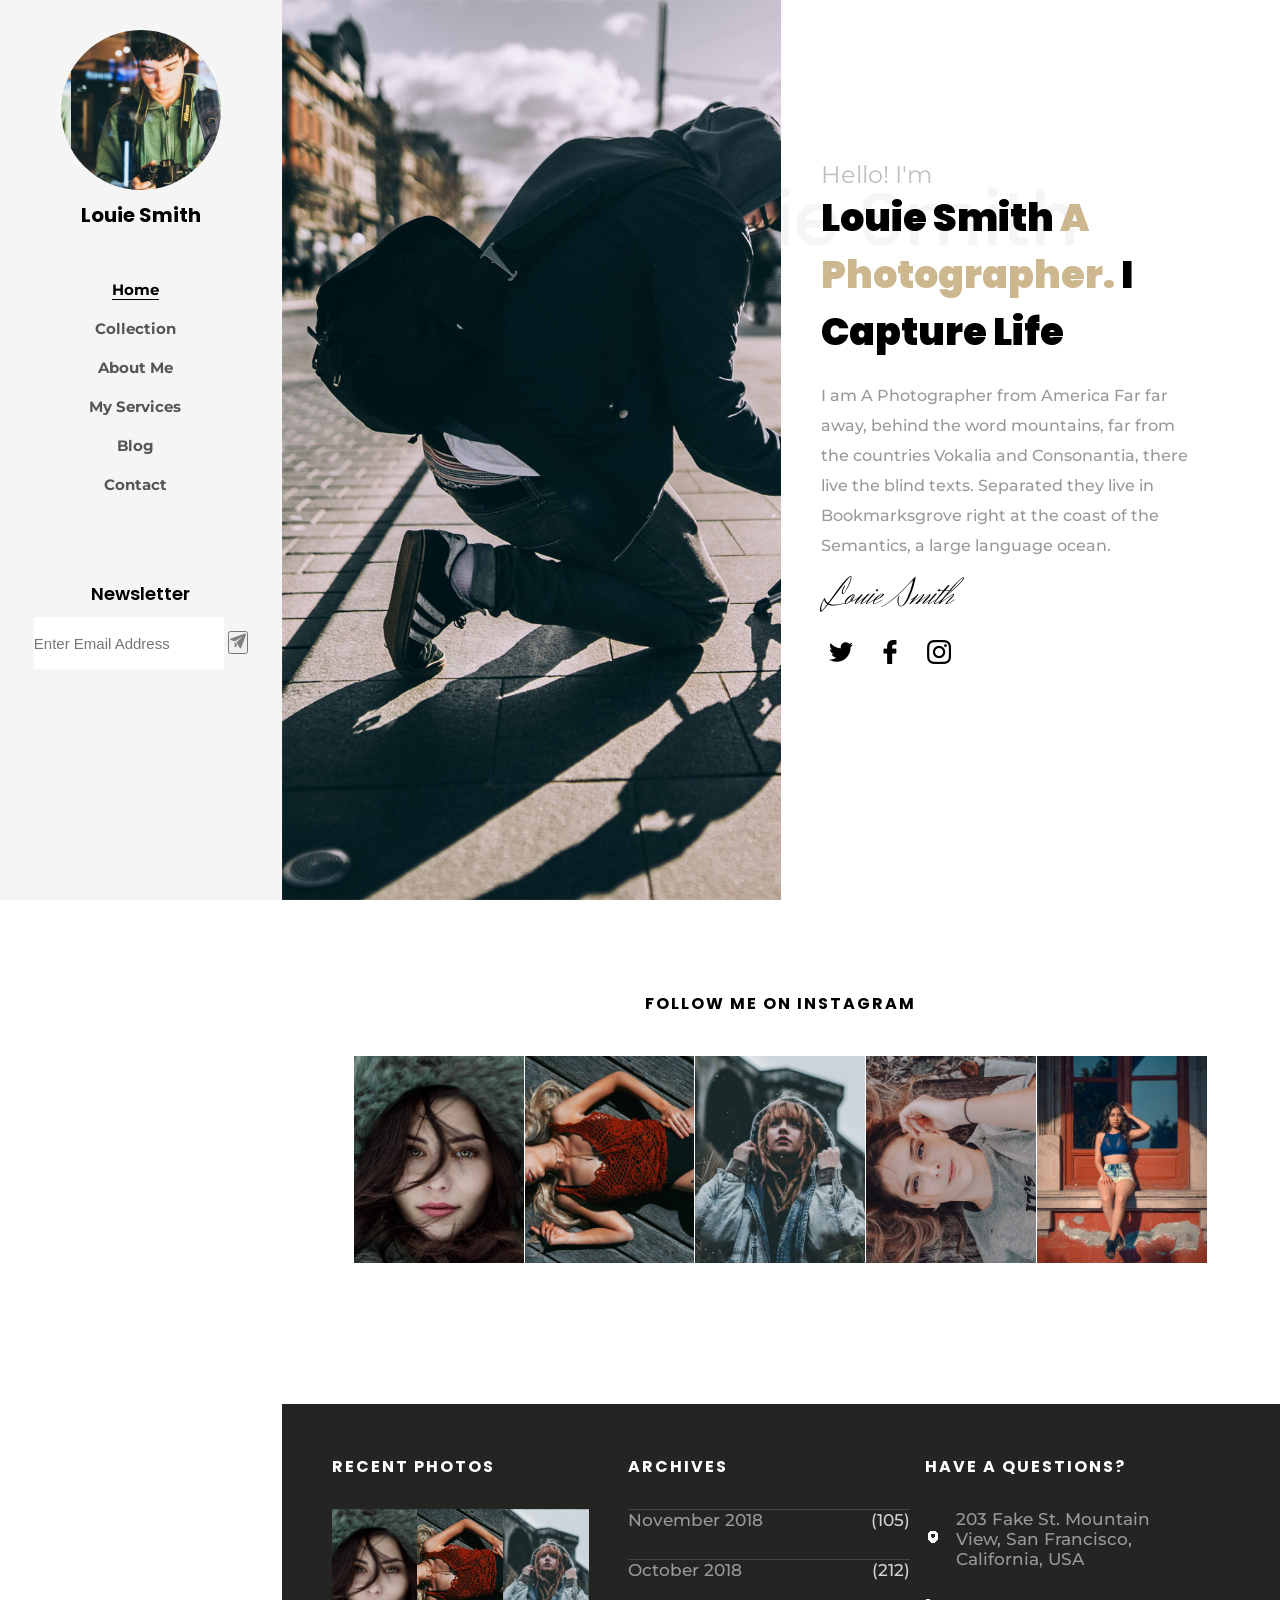
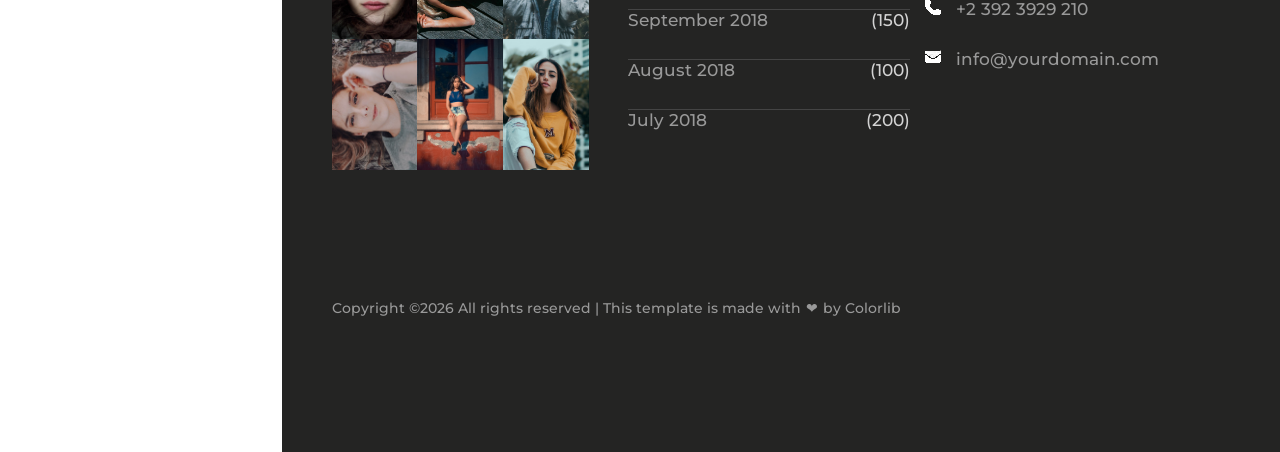
<file: index.html>
<!DOCTYPE html>
<html lang="en">

<head>
    <link rel="preconnect" href="https://fonts.googleapis.com">
    <link rel="preconnect" href="https://fonts.gstatic.com" crossorigin>
    <link href="https://fonts.googleapis.com/css2?family=Herr+Von+Muellerhoff&display=swap" rel="stylesheet">
    <link rel="preconnect" href="https://fonts.googleapis.com">
    <link rel="preconnect" href="https://fonts.gstatic.com" crossorigin>
    <link href="https://fonts.googleapis.com/css2?family=Montserrat:ital,wght@0,100..900;1,100..900&display=swap"
        rel="stylesheet">
    <link rel="preconnect" href="https://fonts.googleapis.com">
    <link rel="preconnect" href="https://fonts.gstatic.com" crossorigin>
    <link href="https://fonts.googleapis.com/css2?family=Poppins:wght@700&display=swap" rel="stylesheet">
    <meta charset="UTF-8">
    <meta name="viewport" content="width=device-width, initial-scale=1.0">
    <title>Louie Smith</title>
    <link rel="icon" href="img/mode-portrait.png" type="image/png">
    <link rel="stylesheet" href="style.css">
</head>

<body>
    <header>
        <div class="imgauth">
        </div>
        <h2 href="">Louie Smith</h2>
        <nav>
            <ul>
                <li><a class="home" href="index.html">Home</a></li>
                <li><a class="collection" href="collection.html">Collection</a></li>
                <li><a class="about" href="aboutme.html">About Me</a></li>
                <li><a class="services" href="services.html">My Services</a></li>
                <li><a class="blog" href="blog.html">Blog</a></li>
                <li><a class="contact" href="contact.html">Contact</a></li>
            </ul>

            <div class="newsle">
                <h3>Newsletter</h3>
                <form action="">
                    <input type="email" placeholder="Enter Email Address">
                    <button type="submit"></button>
                </form>
            </div>
        </nav>
    </header>
    <div class="content">
        <section>
            <div class="imglouie">
            </div>
            <div class="textlouie">
                <h2>Hello! I'm</h2>
                <h4>Louie Smith</h4>
                <h1>Louie Smith <span class="h1a">A Photographer.</span> I Capture Life</h1>
                <p>I am A Photographer from America Far far away, behind the word mountains, far from the countries
                    Vokalia and Consonantia, there live the blind texts. Separated they live in Bookmarksgrove right at
                    the coast of the Semantics, a large language ocean.</p>
                <h3>Louie Smith</h3>
                <a href="#"><span class="twitter"></span>
                </a><a href="#"><span class="facebook"></span>
                </a><a href="#"><span class="instagram"></span></a>
            </div>
            <div class="instaphotos">
                <h1>FOLLOW ME ON INSTAGRAM</h1>
                <div class="photos">
                    <div class="img1">
                    </div>
                    <div class="img2">
                    </div>
                    <div class="img3">
                    </div>
                    <div class="img4">
                    </div>
                    <div class="img5">
                    </div>
                </div>
            </div>
        </section>
        <footer>
            <div class="recentphotos">
                <h1>RECENT PHOTOS</h1>
                <div class="rimage1"></div>
                <div class="rimage2"></div>
                <div class="rimage3"></div>
                <div class="rimage4"></div>
                <div class="rimage5"></div>
                <div class="rimage6"></div>
            </div>
            <div class="archives">
                <h1>ARCHIVES</h1>
                <a class="nov" href="">
                    <span>November 2018</span> <span class="nb">(105)</span>
                </a>
                <a class="oct" href="">
                    <span>October 2018</span> <span class="nb">(212)</span>
                </a>
                <a class="sep" href="">
                    <span>September 2018</span> <span class="nb">(150)</span>
                </a>
                <a class="aug" href="">
                    <span>August 2018</span> <span class="nb">(100)</span>
                </a>
                <a class="jul" href="">
                    <span>July 2018</span> <span class="nb">(200)</span>
                </a>
            </div>
            <div class="havequestion">
                <h1>HAVE A QUESTIONS?</h1>
                <div class="item">
                    <span class="loc"></span>
                    <p>203 Fake St. Mountain View, San Francisco, California, USA</p>
                </div>
                <div class="item">
                    <span class="phone"></span>
                    <p>+2 392 3929 210</p>
                </div>
                <div class="item">
                    <span class="email"></span>
                    <p>info@yourdomain.com</p>
                </div>
            </div>
            <p class="copy">Copyright ©2026 All rights reserved | This template is made with <span></span> by Colorlib</p>
        </footer>
    </div>
</body>

</html>
</file>
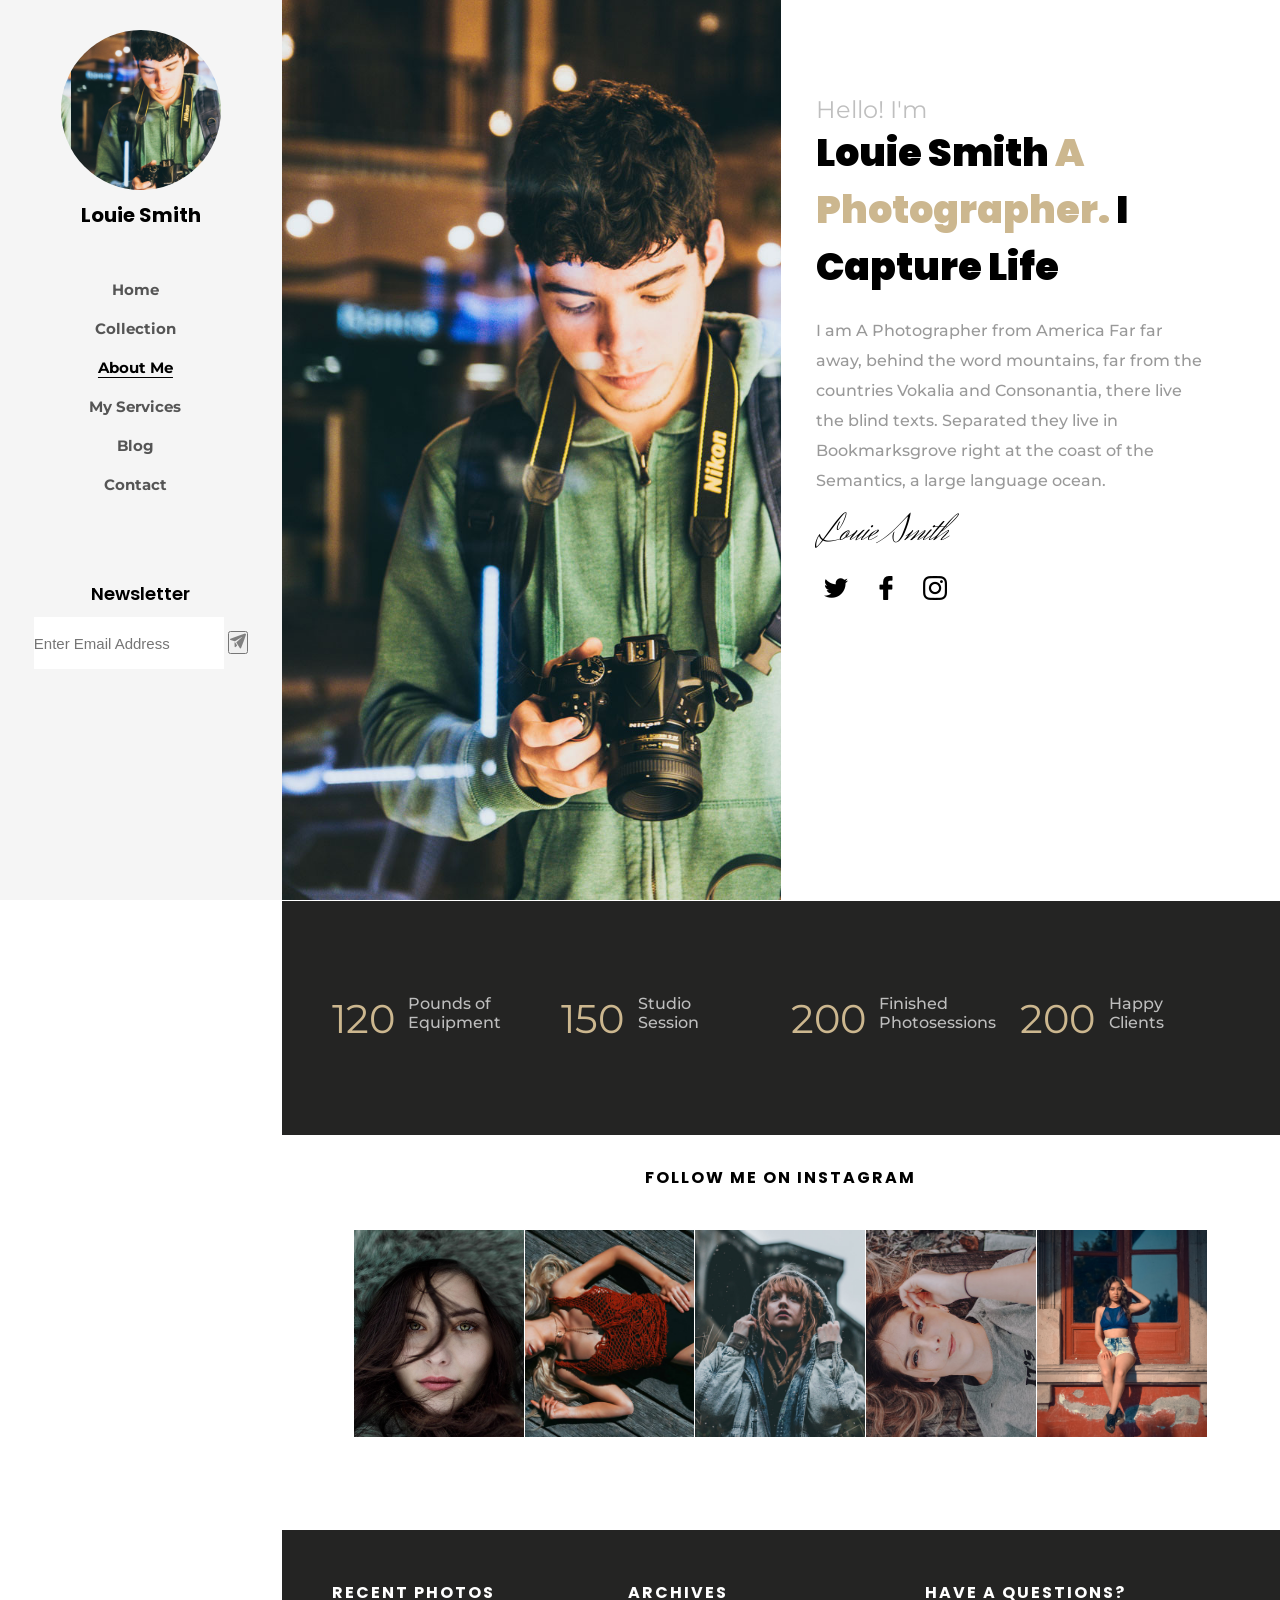
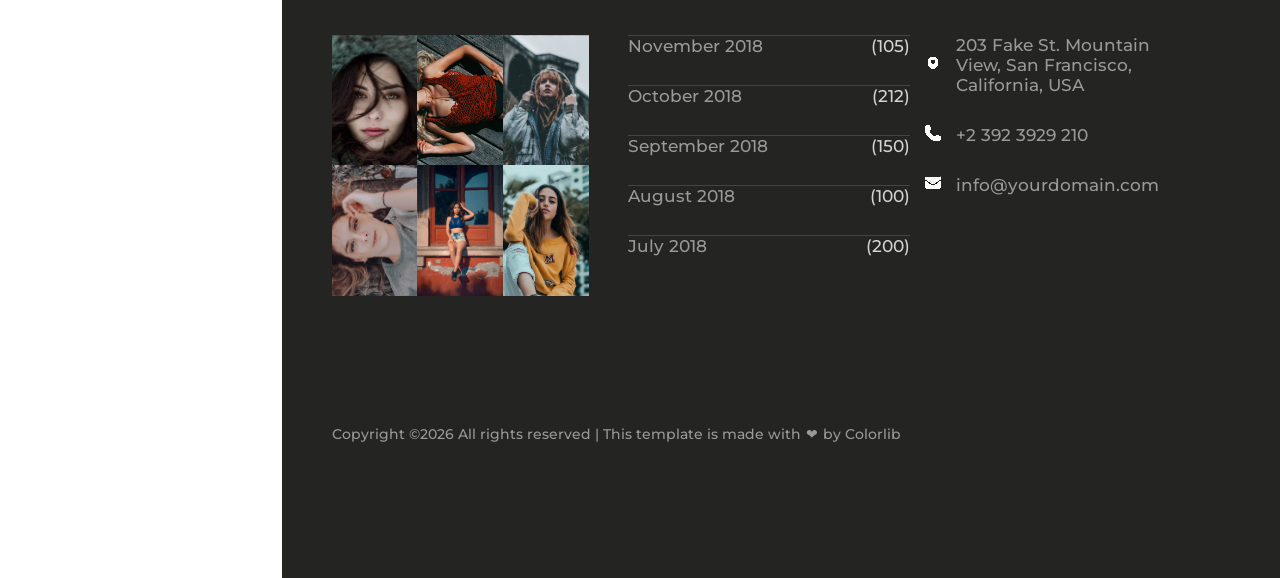
<file: aboutme.html>
<!DOCTYPE html>
<html lang="en">

<head>
    <link rel="preconnect" href="https://fonts.googleapis.com">
    <link rel="preconnect" href="https://fonts.gstatic.com" crossorigin>
    <link href="https://fonts.googleapis.com/css2?family=Herr+Von+Muellerhoff&display=swap" rel="stylesheet">
    <link rel="preconnect" href="https://fonts.googleapis.com">
    <link rel="preconnect" href="https://fonts.gstatic.com" crossorigin>
    <link href="https://fonts.googleapis.com/css2?family=Montserrat:ital,wght@0,100..900;1,100..900&display=swap"
        rel="stylesheet">
    <link rel="preconnect" href="https://fonts.googleapis.com">
    <link rel="preconnect" href="https://fonts.gstatic.com" crossorigin>
    <link href="https://fonts.googleapis.com/css2?family=Poppins:wght@700&display=swap" rel="stylesheet">
    <meta charset="UTF-8">
    <meta name="viewport" content="width=device-width, initial-scale=1.0">
    <title>Louie Smith</title>
    <link rel="icon" href="img/mode-portrait.png" type="image/png">
    <link rel="stylesheet" href="aboutme.css">
</head>

<body>
    <header>
        <div class="imgauth">
        </div>
        <h2 href="">Louie Smith</h2>
        <nav>
            <ul>
                <li><a class="home" href="index.html">Home</a></li>
                <li><a class="collection" href="collection.html">Collection</a></li>
                <li><a class="about" href="aboutme.html">About Me</a></li>
                <li><a class="services" href="services.html">My Services</a></li>
                <li><a class="blog" href="blog.html">Blog</a></li>
                <li><a class="contact" href="contact.html">Contact</a></li>
            </ul>

            <div class="newsle">
                <h3>Newsletter</h3>
                <form action="">
                    <input type="email" placeholder="Enter Email Address">
                    <button type="submit"></button>
                </form>
            </div>
        </nav>
    </header>
    <div class="content">
        <section>
            <div class="imglouie">
            </div>
            <div class="textlouie">
                <h2>Hello! I'm</h2>
                <h1>Louie Smith <span class="h1a">A Photographer.</span> I Capture Life</h1>
                <p>I am A Photographer from America Far far away, behind the word mountains, far from the countries
                    Vokalia and Consonantia, there live the blind texts. Separated they live in Bookmarksgrove right at
                    the coast of the Semantics, a large language ocean.</p>
                <h3>Louie Smith</h3>
                <a href="#"><span class="twitter"></span>
                </a><a href="#"><span class="facebook"></span>
                </a><a href="#"><span class="instagram"></span></a>
            </div>
            <div class="numbers">
                <div class="num1">
                    <h1>120</h1>
                    <p>Pounds of Equipment</p>
                </div>
                <div class="num2">
                    <h1>150</h1>
                    <p>Studio Session</p>
                </div>
                <div class="num3">
                    <h1>200</h1>
                    <p>Finished Photosessions</p>
                </div>
                <div class="num4">
                    <h1>200</h1>
                    <p>Happy Clients</p>
                </div>
            </div>
            <div class="instaphotos">
                <h1>FOLLOW ME ON INSTAGRAM</h1>
                <div class="photos">
                    <div class="img1">
                    </div>
                    <div class="img2">
                    </div>
                    <div class="img3">
                    </div>
                    <div class="img4">
                    </div>
                    <div class="img5">
                    </div>
                </div>
            </div>
        </section>
        <footer>
            <div class="recentphotos">
                <h1>RECENT PHOTOS</h1>
                <div class="rimage1"></div>
                <div class="rimage2"></div>
                <div class="rimage3"></div>
                <div class="rimage4"></div>
                <div class="rimage5"></div>
                <div class="rimage6"></div>
            </div>
            <div class="archives">
                <h1>ARCHIVES</h1>
                <a class="nov" href="">
                    <span>November 2018</span> <span class="nb">(105)</span>
                </a>
                <a class="oct" href="">
                    <span>October 2018</span> <span class="nb">(212)</span>
                </a>
                <a class="sep" href="">
                    <span>September 2018</span> <span class="nb">(150)</span>
                </a>
                <a class="aug" href="">
                    <span>August 2018</span> <span class="nb">(100)</span>
                </a>
                <a class="jul" href="">
                    <span>July 2018</span> <span class="nb">(200)</span>
                </a>
            </div>
            <div class="havequestion">
                <h1>HAVE A QUESTIONS?</h1>
                <div class="item">
                    <span class="loc"></span>
                    <p>203 Fake St. Mountain View, San Francisco, California, USA</p>
                </div>
                <div class="item">
                    <span class="phone"></span>
                    <p>+2 392 3929 210</p>
                </div>
                <div class="item">
                    <span class="email"></span>
                    <p>info@yourdomain.com</p>
                </div>
            </div>
            <p class="copy">Copyright ©2026 All rights reserved | This template is made with <span></span> by Colorlib</p>
        </footer>
    </div>
</body>

</html>
</file>
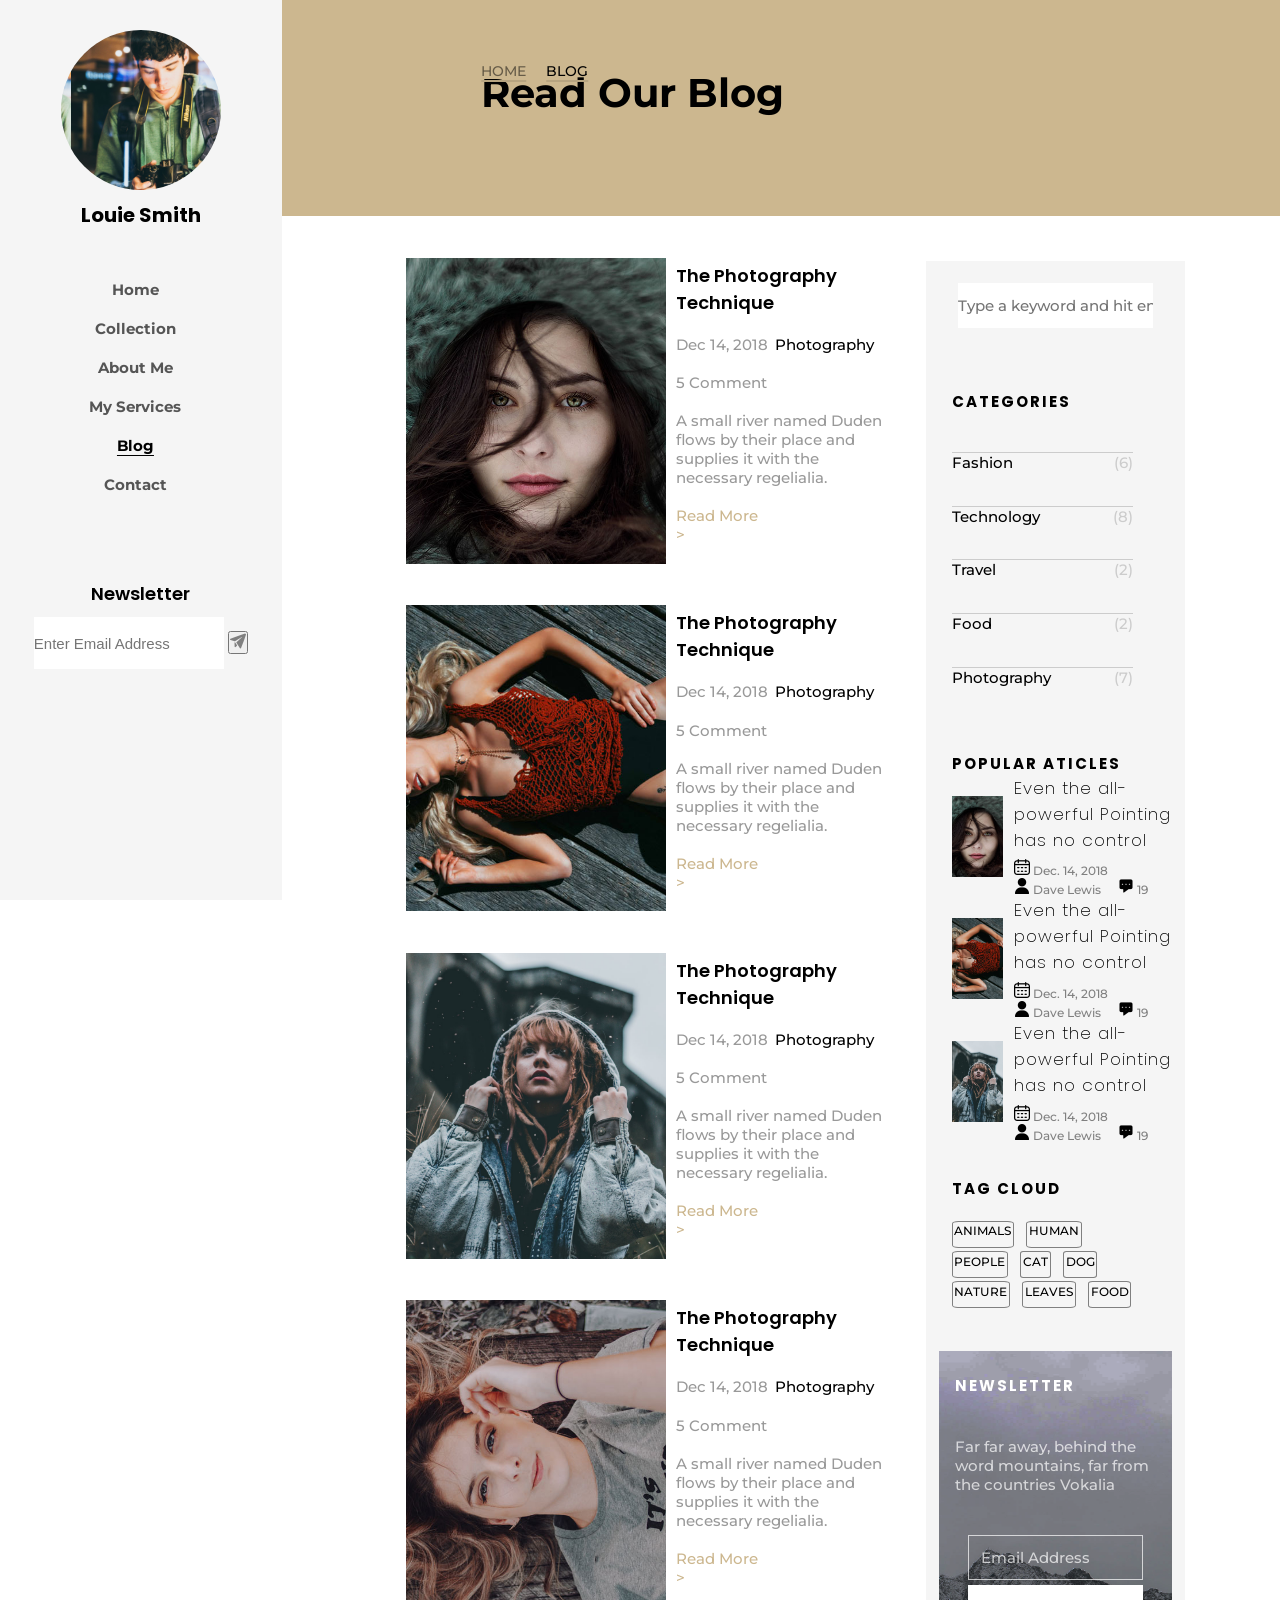
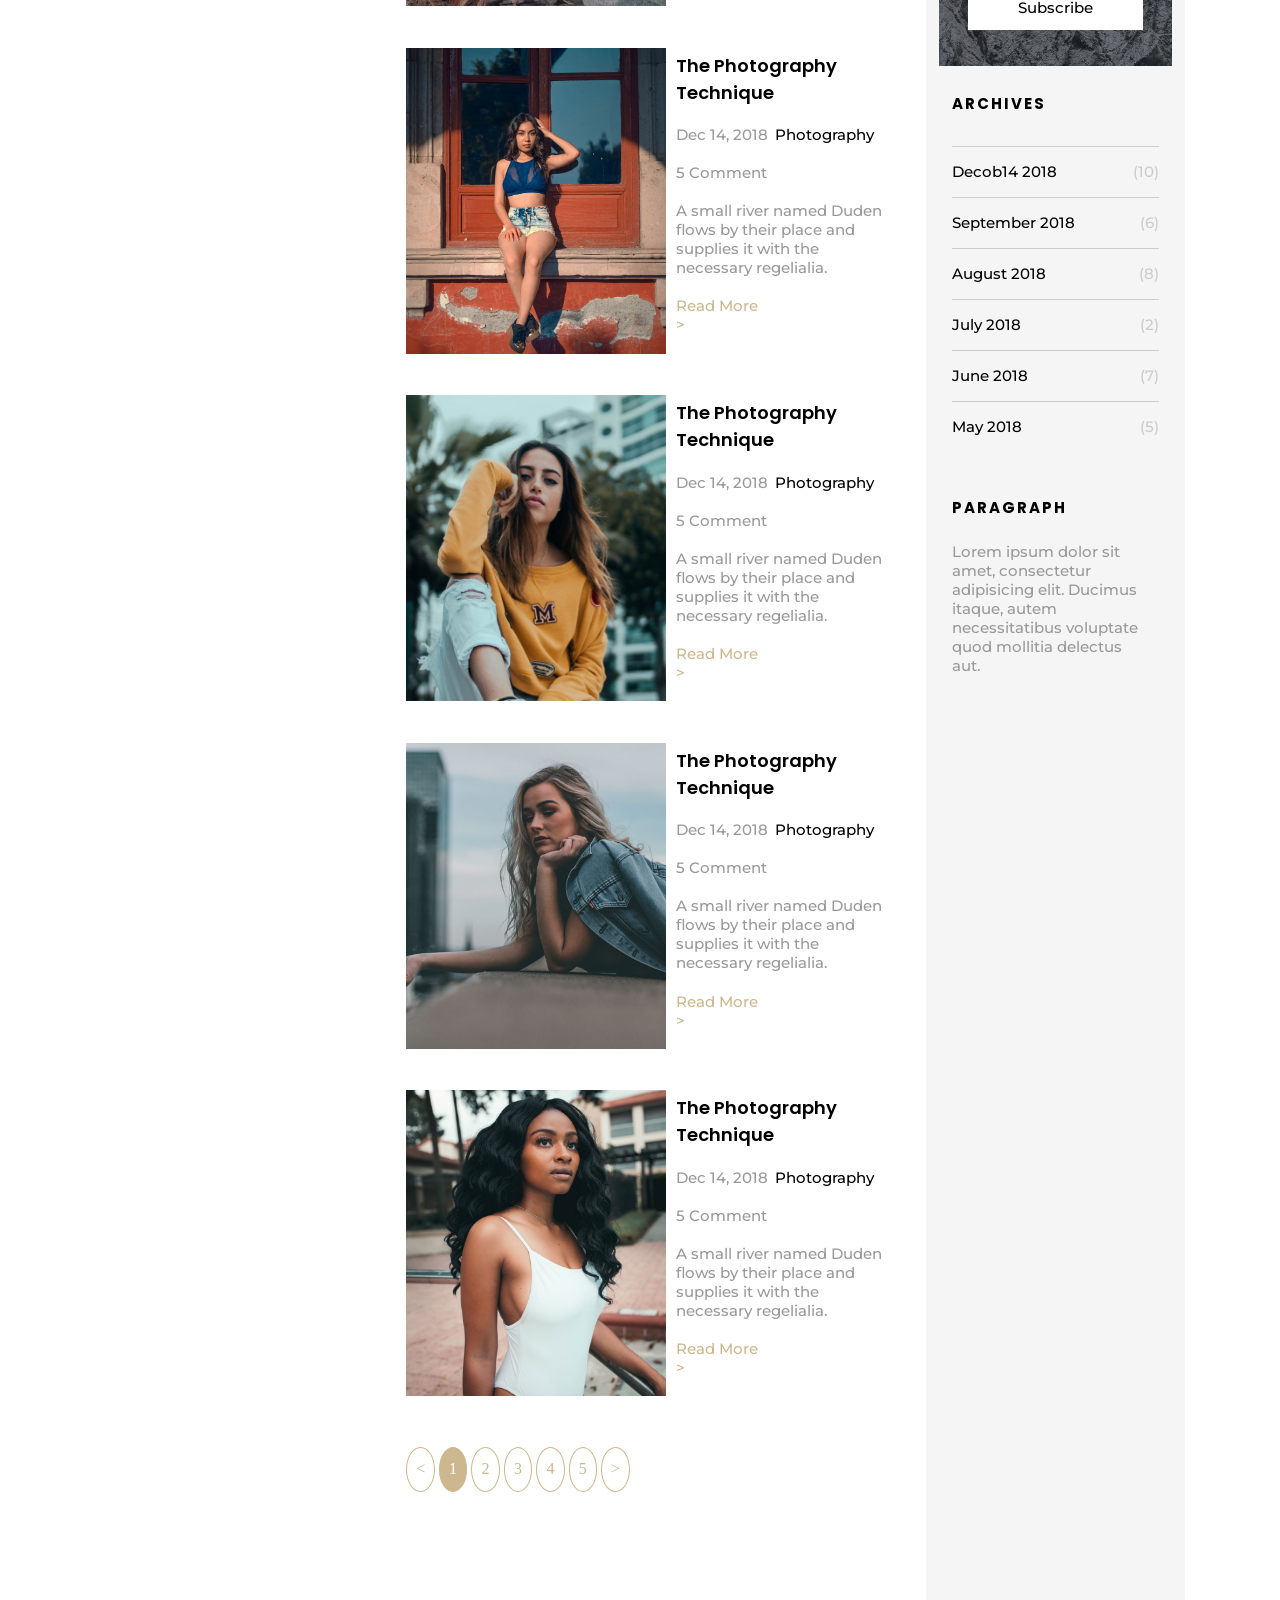
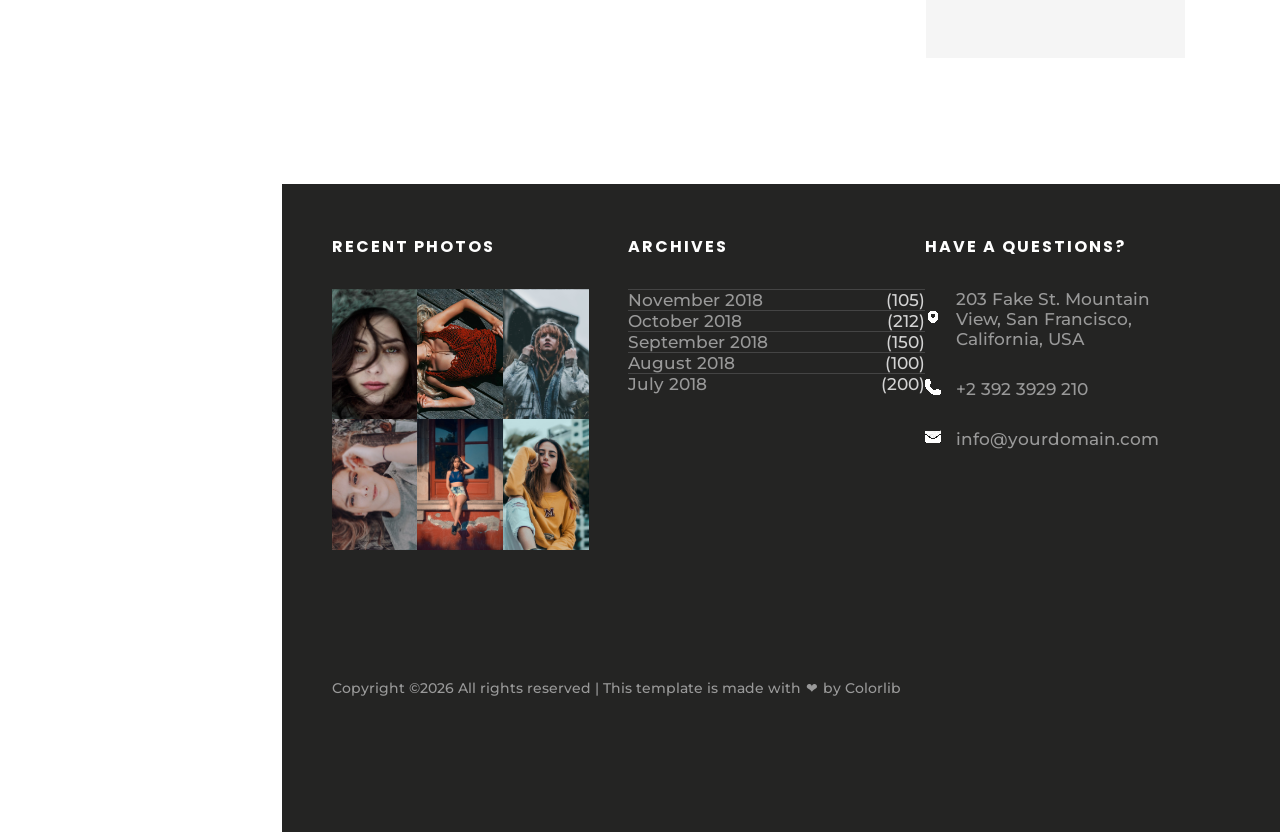
<file: blog.html>
<!DOCTYPE html>
<html lang="en">

<head>
    <link rel="preconnect" href="https://fonts.googleapis.com">
    <link rel="preconnect" href="https://fonts.gstatic.com" crossorigin>
    <link href="https://fonts.googleapis.com/css2?family=Herr+Von+Muellerhoff&display=swap" rel="stylesheet">
    <link rel="preconnect" href="https://fonts.googleapis.com">
    <link rel="preconnect" href="https://fonts.gstatic.com" crossorigin>
    <link href="https://fonts.googleapis.com/css2?family=Montserrat:ital,wght@0,100..900;1,100..900&display=swap"
        rel="stylesheet">
    <link rel="preconnect" href="https://fonts.googleapis.com">
    <link rel="preconnect" href="https://fonts.gstatic.com" crossorigin>
    <link href="https://fonts.googleapis.com/css2?family=Poppins:wght@0,100..900;1,100..900&display=swap" rel="stylesheet">
    <meta charset="UTF-8">
    <meta name="viewport" content="width=device-width, initial-scale=1.0">
    <title>Louie Smith</title>
    <link rel="icon" href="img/mode-portrait.png" type="image/png">
    <link rel="stylesheet" href="blog.css">
</head>

<body>
    <header>
        <div class="imgauth">
        </div>
        <h2 href="">Louie Smith</h2>
        <nav>
            <ul>
                <li><a class="home" href="index.html">Home</a></li>
                <li><a class="collection" href="collection.html">Collection</a></li>
                <li><a class="about" href="aboutme.html">About Me</a></li>
                <li><a class="services" href="services.html">My Services</a></li>
                <li><a class="blog" href="blog.html">Blog</a></li>
                <li><a class="contact" href="contact.html">Contact</a></li>
            </ul>

            <div class="newsle">
                <h3>Newsletter</h3>
                <form action="">
                    <input type="email" placeholder="Enter Email Address">
                    <button type="submit"></button>
                </form>
            </div>
        </nav>
    </header>
    <div class="content">
        <section>
            <div class="cima">
                <div class="cimaa">
                    <a href="index.html">HOME</a>
                    <p>BLOG </p>
                </div>
                <h1>Read Our Blog</h1>
            </div>
            
            <div class="blogdiv">
                <div class="iblog">
                    <div class="imgbl1"></div>
                    <div class="textbl">
                        <h3>The Photography Technique</h3>
                        <p class="cic">Dec 14, 2018</p>
                        <p class="phog">Photography</p>
                        <p class="cic">5 Comment</p>
                        <p class="textp">A small river named Duden flows by their place and supplies it with the necessary regelialia.</p>
                        <a href="">Read More ></a>
                    </div>
                </div>
                <div class="iblog">
                    <div class="imgbl2"></div>
                    <div class="textbl">
                        <h3>The Photography Technique</h3>
                        <p class="cic">Dec 14, 2018</p>
                        <p class="phog">Photography</p>
                        <p class="cic">5 Comment</p>
                        <p class="textp">A small river named Duden flows by their place and supplies it with the necessary regelialia.</p>
                        <a href=""">Read More ></a>
                    </div>
                </div>
                <div class="iblog">
                    <div class="imgbl3"></div>
                    <div class="textbl">
                        <h3>The Photography Technique</h3>
                        <p class="cic">Dec 14, 2018</p>
                        <p class="phog">Photography</p>
                        <p class="cic">5 Comment</p>
                        <p class="textp">A small river named Duden flows by their place and supplies it with the necessary regelialia.</p>
                        <a href="">Read More ></a>
                    </div>
                </div>
                <div class="iblog">
                    <div class="imgbl4" href=""></div>
                    <div class="textbl">
                        <h3>The Photography Technique</h3>
                        <p class="cic">Dec 14, 2018</p>
                        <p class="phog">Photography</p>
                        <p class="cic">5 Comment</p>
                        <p class="textp">A small river named Duden flows by their place and supplies it with the necessary regelialia.</p>
                        <a href="">Read More ></a>
                    </div>
                </div>
                <div class="iblog">
                    <div class="imgbl5" href=""></div>
                    <div class="textbl">
                        <h3>The Photography Technique</h3>
                        <p class="cic">Dec 14, 2018</p>
                        <p class="phog">Photography</p>
                        <p class="cic">5 Comment</p>
                        <p class="textp">A small river named Duden flows by their place and supplies it with the necessary regelialia.</p>
                        <a href="">Read More ></a>
                    </div>
                </div>
                <div class="iblog">
                    <div class="imgbl6"></div>
                    <div class="textbl">
                        <h3>The Photography Technique</h3>
                        <p class="cic">Dec 14, 2018</p>
                        <p class="phog">Photography</p>
                        <p class="cic">5 Comment</p>
                        <p class="textp">A small river named Duden flows by their place and supplies it with the necessary regelialia.</p>
                        <a href="">Read More ></a>
                    </div>
                </div>
                <div class="iblog">
                    <div class="imgbl7"></div>
                    <div class="textbl">
                        <h3>The Photography Technique</h3>
                        <p class="cic">Dec 14, 2018</p>
                        <p class="phog">Photography</p>
                        <p class="cic">5 Comment</p>
                        <p class="textp">A small river named Duden flows by their place and supplies it with the necessary regelialia.</p>
                        <a href="">Read More ></a>
                    </div>
                </div>
                <div class="iblog">
                    <div class="imgbl8"></div>
                    <div class="textbl">
                        <h3>The Photography Technique</h3>
                        <p class="cic">Dec 14, 2018</p>
                        <p class="phog">Photography</p>
                        <p class="cic">5 Comment</p>
                        <p class="textp">A small river named Duden flows by their place and supplies it with the necessary regelialia.</p>
                        <a href="">Read More ></a>
                    </div>
                </div>
            <div class="blognumbers">
                <div class="nladoe"><a href="">&lt;</a></div>
                <div class="num1"><a href="">1</a></div>
                <div class="num2"><a href="">2</a></div>
                <div class="num3"><a href="">3</a></div>
                <div class="num4"><a href="">4</a></div>
                <div class="num5"><a href="">5</a></div>
                <div class="nladod"><a href="">&gt;</a></div>
            </div>
            </div>
            
            <div class="cinza">
                <form>
                    <input type="text" placeholder="Type a keyword and hit enter">
                </form>
                <div class="categories">
                    <h1>CATEGORIES</h1>
                    <a href="" class="">
                        <span class="textcateg">Fashion</span>
                        <span class="numbafas">(6)</span></a>
                    <a href="" class="tech">
                        <span class="textcateg">Technology</span>
                        <span class="numbafas">(8)</span></a>
                    <a href="" class="trav">
                        <span class="textcateg">Travel</span>
                        <span class="numbafas">(2)</span></a>
                    <a href="" class="food">
                        <span class="textcateg">Food</span>
                        <span class="numbafas">(2)</span></a>
                    <a href="" class="photo">
                        <span class="textcateg">Photography</span>
                        <span class="numbafas">(7)</span></a>
                </div>
                <div class="articles">
                    <h1>POPULAR ATICLES</h1>
                    <div class="blocoarticles">
                        <div class="artimg1"></div>
                        <div class="textarticles">
                            <a href="">Even the all-powerful Pointing has no control</a>
                            <p><img src="img/calendar.png"> Dec. 14, 2018</p>
                            <p><img src="img/user.png"> Dave Lewis</p>
                            <p><img src="img/coment.png"> 19</p>
                        </div>
                    </div>
                    <div class="blocoarticles">
                        <div class="artimg2"></div>
                        <div class="textarticles">
                            <a href="">Even the all-powerful Pointing has no control</a>
                            <p><img src="img/calendar.png"> Dec. 14, 2018</p>
                            <p><img src="img/user.png"> Dave Lewis</p>
                            <p><img src="img/coment.png"> 19</p>
                        </div>
                    </div>
                    <div class="blocoarticles">
                        <div class="artimg3"></div>
                        <div class="textarticles">
                            <a href="">Even the all-powerful Pointing has no control</a>
                            <p><img src="img/calendar.png"> Dec. 14, 2018</p>
                            <p><img src="img/user.png"> Dave Lewis</p>
                            <p><img src="img/coment.png"> 19</p>
                        </div>
                    </div>
                </div>
                <div class="blocotags">
                        <h1>TAG CLOUD</h1>
                        <a href="">ANIMALS</a>
                        <a href="">HUMAN</a>
                        <a href="">PEOPLE</a>
                        <a href="">CAT</a>
                        <a href="">DOG</a>
                        <a href="">NATURE</a>
                        <a href="">LEAVES</a>
                        <a href="">FOOD</a>
                </div>
                <div class="newslett">
                    <h3>NEWSLETTER</h3>
                    <p>Far far away, behind the word mountains, far from the countries Vokalia</p>
                    <form>
                        <input type="email" placeholder="Email Address">
                        <button type="submit">Subscribe</button>
                    </form>
                </div>
                <div class="blocoarchives">
                    <h1>ARCHIVES</h1>
                    <a href="" class="">
                        <span class="textarch">Decob14 2018</span>
                        <span class="numbarch">(10)</span></a>
                    <a href="" class="tech">
                        <span class="textarch">September 2018</span>
                        <span class="numbarch">(6)</span></a>
                    <a href="" class="">
                        <span class="textarch">August 2018</span>
                        <span class="numbarch">(8)</span></a>
                    <a href="" class="">
                        <span class="textarch">July 2018</span>
                        <span class="numbarch">(2)</span></a>
                    <a href="" class="">
                        <span class="textarch">June 2018</span>
                        <span class="numbarch">(7)</span></a>
                    <a href="" class="">
                        <span class="textarch">May 2018</span>
                        <span class="numbarch">(5)</span></a>
                </div>
                <div class="paragraph">
                    <h1>PARAGRAPH</h1>
                    <p>Lorem ipsum dolor sit amet, consectetur adipisicing elit. Ducimus itaque, autem necessitatibus voluptate quod mollitia delectus aut.</p>
                </div>
            </div>
            
            </section>
        <footer>
            <div class="recentphotos">
                <h1>RECENT PHOTOS</h1>
                <div class="rimage1"></div>
                <div class="rimage2"></div>
                <div class="rimage3"></div>
                <div class="rimage4"></div>
                <div class="rimage5"></div>
                <div class="rimage6"></div>
            </div>
            <div class="archives">
                <h1>ARCHIVES</h1>
                <a class="nov" href="">
                    <span>November 2018</span> <span class="nb">(105)</span>
                </a>
                <a class="oct" href="">
                    <span>October 2018</span> <span class="nb">(212)</span>
                </a>
                <a class="sep" href="">
                    <span>September 2018</span> <span class="nb">(150)</span>
                </a>
                <a class="aug" href="">
                    <span>August 2018</span> <span class="nb">(100)</span>
                </a>
                <a class="jul" href="">
                    <span>July 2018</span> <span class="nb">(200)</span>
                </a>
            </div>
            <div class="havequestion">
                <h1>HAVE A QUESTIONS?</h1>
                <div class="item">
                    <span class="loc"></span>
                    <p>203 Fake St. Mountain View, San Francisco, California, USA</p>
                </div>
                <div class="item">
                    <span class="phone"></span>
                    <p>+2 392 3929 210</p>
                </div>
                <div class="item">
                    <span class="email"></span>
                    <p>info@yourdomain.com</p>
                </div>
            </div>
            <p class="copy">Copyright ©2026 All rights reserved | This template is made with <span></span> by Colorlib</p>
        </footer>
    </div>
</body>

</html>
</file>
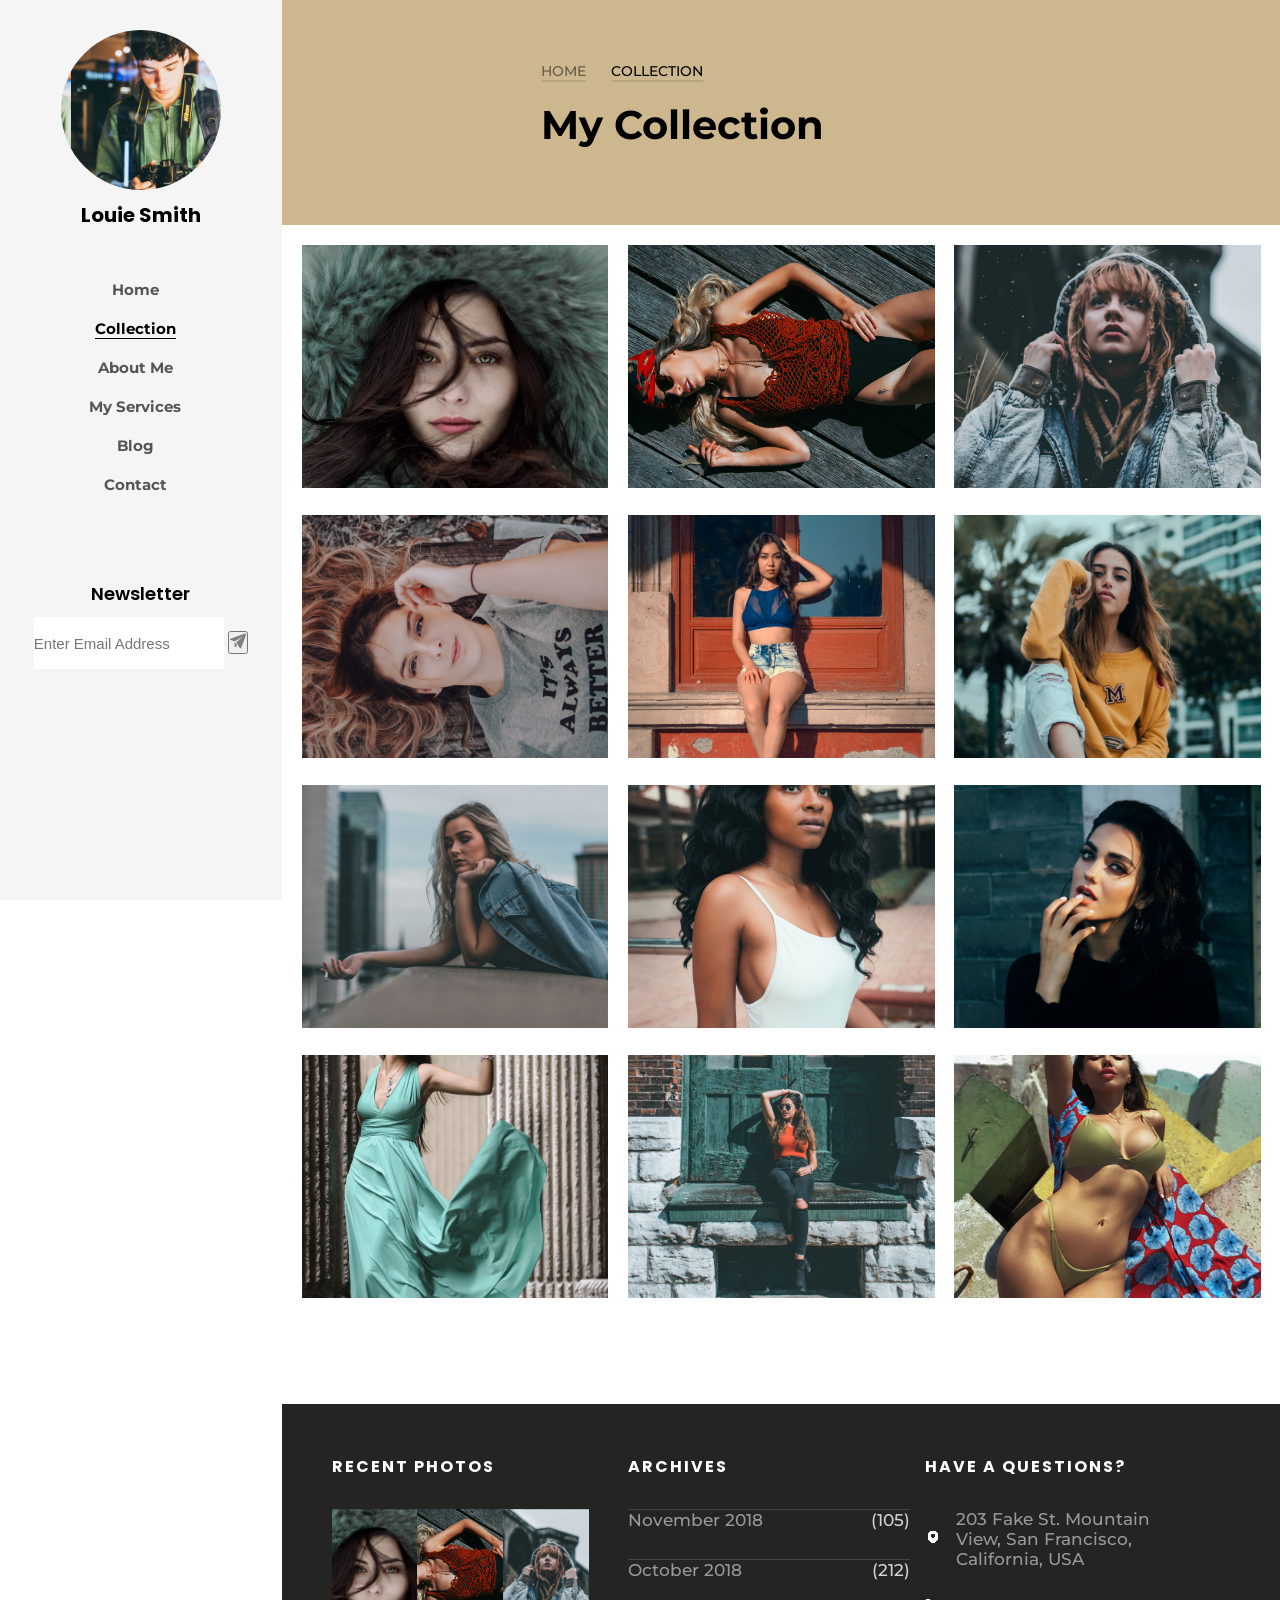
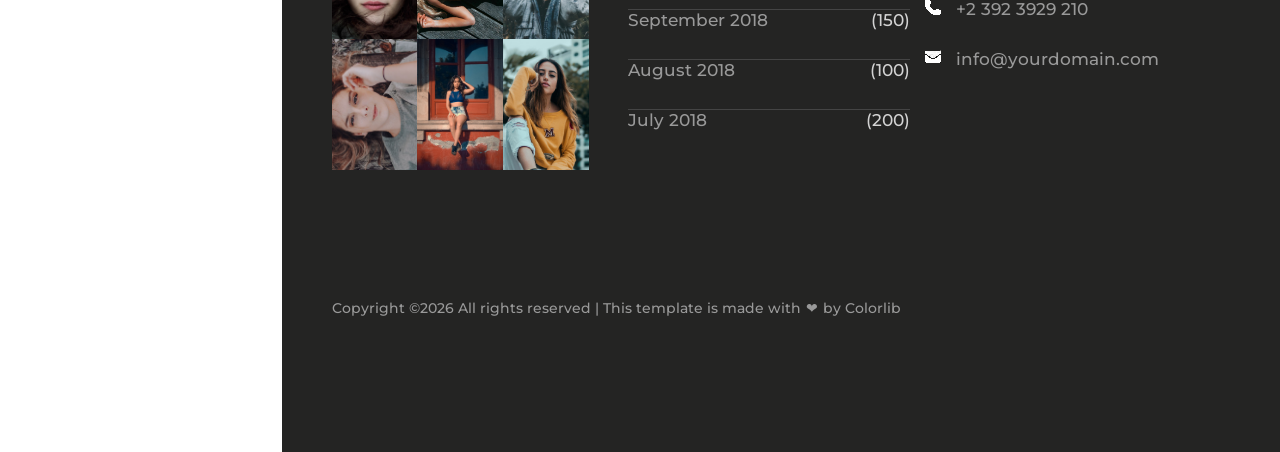
<file: collection.html>
<!DOCTYPE html>
<html lang="en">

<head>
    <link rel="preconnect" href="https://fonts.googleapis.com">
    <link rel="preconnect" href="https://fonts.gstatic.com" crossorigin>
    <link href="https://fonts.googleapis.com/css2?family=Herr+Von+Muellerhoff&display=swap" rel="stylesheet">
    <link rel="preconnect" href="https://fonts.googleapis.com">
    <link rel="preconnect" href="https://fonts.gstatic.com" crossorigin>
    <link href="https://fonts.googleapis.com/css2?family=Montserrat:ital,wght@0,100..900;1,100..900&display=swap"
        rel="stylesheet">
    <link rel="preconnect" href="https://fonts.googleapis.com">
    <link rel="preconnect" href="https://fonts.gstatic.com" crossorigin>
    <link href="https://fonts.googleapis.com/css2?family=Poppins:wght@0,100..900;1,100..900&display=swap" rel="stylesheet">
    <meta charset="UTF-8">
    <meta name="viewport" content="width=device-width, initial-scale=1.0">
    <title>Louie Smith</title>
    <link rel="icon" href="img/mode-portrait.png" type="image/png">
    <link rel="stylesheet" href="collection.css">
</head>

<body>
    <header>
        <div class="imgauth">
        </div>
        <h2 href="">Louie Smith</h2>
        <nav>
            <ul>
                <li><a class="home" href="index.html">Home</a></li>
                <li><a class="collection" href="collection.html">Collection</a></li>
                <li><a class="about" href="aboutme.html">About Me</a></li>
                <li><a class="services" href="services.html">My Services</a></li>
                <li><a class="blog" href="blog.html">Blog</a></li>
                <li><a class="contact" href="contact.html">Contact</a></li>
            </ul>

            <div class="newsle">
                <h3>Newsletter</h3>
                <form action="">
                    <input type="email" placeholder="Enter Email Address">
                    <button type="submit"></button>
                </form>
            </div>
        </nav>
    </header>
    <div class="content">
        <section>
            <div class="cima">
                <div class="cimaa">
                    <a href="index.html">HOME</a>
                    <p>COLLECTION</p>
                </div>
                <h1>My Collection</h1>
            </div>
                <div class="photos">
                    <div class="photo1">
                        <div class="textphoto">
                            <h3>Photo 1</h3>
                            <p>MODEL</p>
                        </div>
                    </div>
                    <div class="photo2">
                        <div class="textphoto">
                            <h3>Photo 2</h3>
                            <p>NATURE</p>
                        </div>
                    </div>
                    <div class="photo3">
                        <div class="textphoto">
                            <h3>Photo 3</h3>
                            <p>FASHION</p>
                        </div>
                    </div>
                    <div class="photo4">
                        <div class="textphoto">
                            <h3>Photo 4</h3>
                            <p>TRAVEL</p>
                        </div>
                    </div>
                    <div class="photo5">
                        <div class="textphoto">
                            <h3>Photo 5</h3>
                            <p>TRAVEL</p>
                        </div>
                    </div>
                    <div class="photo6">
                        <div class="textphoto">
                            <h3>Photo 6</h3>
                            <p>TRAVEL</p>
                        </div>
                    </div>
                    <div class="photo7">
                        <div class="textphoto">
                            <h3>Photo 7</h3>
                            <p>FASHION, MODEL</p>
                        </div>
                    </div>
                    <div class="photo8">
                        <div class="textphoto">
                            <h3>Photo 8</h3>
                            <p>NATURE</p>
                        </div>
                    </div>
                    <div class="photo9">
                        <div class="textphoto">
                            <h3>Photo 9</h3>
                            <p>TECHNOLOGY</p>
                        </div>
                    </div>
                    <div class="photo10">
                        <div class="textphoto">
                            <h3>Photo 10</h3>
                            <p>MODEL</p>
                        </div>
                    </div>
                    <div class="photo11">
                        <div class="textphoto">
                            <h3>Photo 11</h3>
                            <p>FASHION</p>
                        </div>
                    </div>
                    <div class="photo12">
                        <div class="textphoto">
                            <h3>Photo 12</h3>
                            <p>PHOTOGRAPHY</p>
                        </div>
                    </div>
                </div>
        </section>
        <footer>
            <div class="recentphotos">
                <h1>RECENT PHOTOS</h1>
                <div class="rimage1"></div>
                <div class="rimage2"></div>
                <div class="rimage3"></div>
                <div class="rimage4"></div>
                <div class="rimage5"></div>
                <div class="rimage6"></div>
            </div>
            <div class="archives">
                <h1>ARCHIVES</h1>
                <a class="nov" href="">
                    <span>November 2018</span> <span class="nb">(105)</span>
                </a>
                <a class="oct" href="">
                    <span>October 2018</span> <span class="nb">(212)</span>
                </a>
                <a class="sep" href="">
                    <span>September 2018</span> <span class="nb">(150)</span>
                </a>
                <a class="aug" href="">
                    <span>August 2018</span> <span class="nb">(100)</span>
                </a>
                <a class="jul" href="">
                    <span>July 2018</span> <span class="nb">(200)</span>
                </a>
            </div>
            <div class="havequestion">
                <h1>HAVE A QUESTIONS?</h1>
                <div class="item">
                    <span class="loc"></span>
                    <p>203 Fake St. Mountain View, San Francisco, California, USA</p>
                </div>
                <div class="item">
                    <span class="phone"></span>
                    <p>+2 392 3929 210</p>
                </div>
                <div class="item">
                    <span class="email"></span>
                    <p>info@yourdomain.com</p>
                </div>
            </div>
            <p class="copy">Copyright ©2026 All rights reserved | This template is made with <span></span> by Colorlib</p>
        </footer>
    </div>
</body>

</html>
</file>
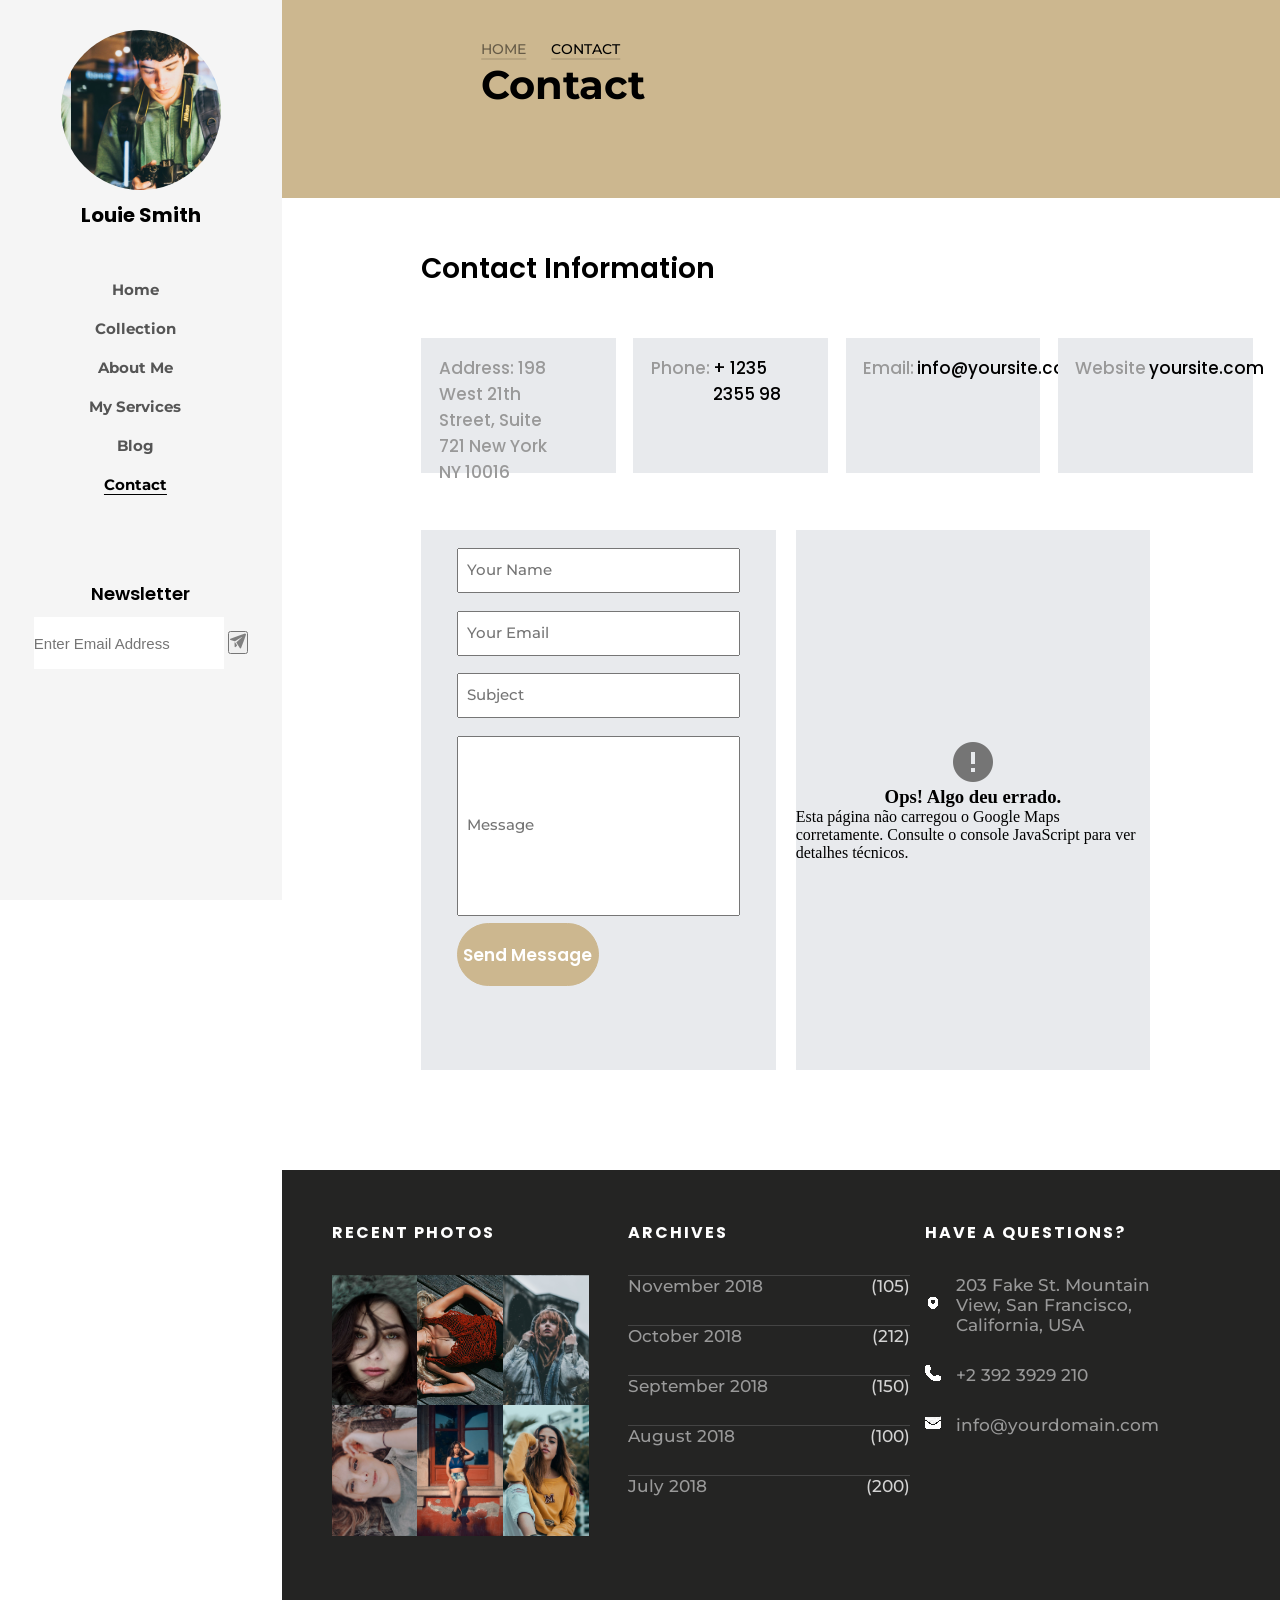
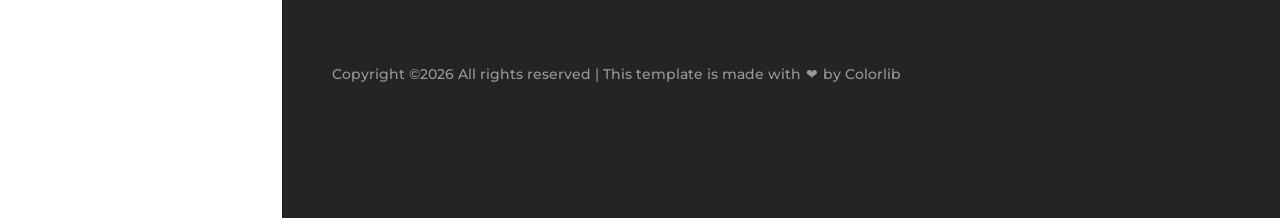
<file: contact.html>
<!DOCTYPE html>
<html lang="en">

<head>
    <link rel="preconnect" href="https://fonts.googleapis.com">
    <link rel="preconnect" href="https://fonts.gstatic.com" crossorigin>
    <link href="https://fonts.googleapis.com/css2?family=Herr+Von+Muellerhoff&display=swap" rel="stylesheet">
    <link rel="preconnect" href="https://fonts.googleapis.com">
    <link rel="preconnect" href="https://fonts.gstatic.com" crossorigin>
    <link href="https://fonts.googleapis.com/css2?family=Montserrat:ital,wght@0,100..900;1,100..900&display=swap"
        rel="stylesheet">
    <link rel="preconnect" href="https://fonts.googleapis.com">
    <link rel="preconnect" href="https://fonts.gstatic.com" crossorigin>
    <link href="https://fonts.googleapis.com/css2?family=Poppins:wght@0,100..900;1,100..900&display=swap" rel="stylesheet">
    <meta charset="UTF-8">
    <meta name="viewport" content="width=device-width, initial-scale=1.0">
    <title>Louie Smith</title>
    <link rel="icon" href="img/mode-portrait.png" type="image/png">
    <link rel="stylesheet" href="contact.css">
</head>

<body>
    <header>
        <div class="imgauth">
        </div>
        <h2 href="">Louie Smith</h2>
        <nav>
            <ul>
                <li><a class="home" href="index.html">Home</a></li>
                <li><a class="collection" href="collection.html">Collection</a></li>
                <li><a class="about" href="aboutme.html">About Me</a></li>
                <li><a class="services" href="services.html">My Services</a></li>
                <li><a class="blog" href="blog.html">Blog</a></li>
                <li><a class="contact" href="contact.html">Contact</a></li>
            </ul>

            <div class="newsle">
                <h3>Newsletter</h3>
                <form action="">
                    <input type="email" placeholder="Enter Email Address">
                    <button type="submit"></button>
                </form>
            </div>
        </nav>
    </header>
    <div class="content">
        <section>
            <div class="cima">
                <div class="cimaa">
                    <a href="index.html">HOME</a>
                    <p>CONTACT</p>
                </div>
                <h1>Contact</h1>
            </div>
            <div class="info">
                <div class="infotexto">
                    <h3>Contact Information</h3>
                    <div class="infodiv"><p class="addres">Address: 198 West 21th Street, Suite 721 New York NY 10016</p></div>
                    <div class="infodiv"><p>Phone: </p> <a href="" class="phoe">+ 1235 2355 98</a></div>
                    <div class="infodiv"><p>Email: </p><a href="">info@yoursite.com</a></div>
                    <div class="infodiv"><p>Website </p><a href="">yoursite.com</a></div>
                </div>
                    <div class="forms">
                        <form>
                            <input class="nam" type="text" placeholder="Your Name">
                            <input class="ema" type="email" placeholder="Your Email">
                            <input class="subj" type="text" placeholder="Subject">
                            <input type="text" placeholder="Message" class="message">
                            <button type="submit" class="">Send Message</button>
                        </form>
                </div>
                <div class="maps">
                    <img src="img/icon_error.png">
                    <h3>Ops! Algo deu errado.</h3>
                    <p>Esta página não carregou o Google Maps corretamente. Consulte o console JavaScript para ver detalhes técnicos.</p>
                </div>
                
            </div>
        </section>
        <footer>
            <div class="recentphotos">
                <h1>RECENT PHOTOS</h1>
                <div class="rimage1"></div>
                <div class="rimage2"></div>
                <div class="rimage3"></div>
                <div class="rimage4"></div>
                <div class="rimage5"></div>
                <div class="rimage6"></div>
            </div>
            <div class="archives">
                <h1>ARCHIVES</h1>
                <a class="nov" href="">
                    <span>November 2018</span> <span class="nb">(105)</span>
                </a>
                <a class="oct" href="">
                    <span>October 2018</span> <span class="nb">(212)</span>
                </a>
                <a class="sep" href="">
                    <span>September 2018</span> <span class="nb">(150)</span>
                </a>
                <a class="aug" href="">
                    <span>August 2018</span> <span class="nb">(100)</span>
                </a>
                <a class="jul" href="">
                    <span>July 2018</span> <span class="nb">(200)</span>
                </a>
            </div>
            <div class="havequestion">
                <h1>HAVE A QUESTIONS?</h1>
                <div class="item">
                    <span class="loc"></span>
                    <p>203 Fake St. Mountain View, San Francisco, California, USA</p>
                </div>
                <div class="item">
                    <span class="phone"></span>
                    <p>+2 392 3929 210</p>
                </div>
                <div class="item">
                    <span class="email"></span>
                    <p>info@yourdomain.com</p>
                </div>
            </div>
            <p class="copy">Copyright ©2026 All rights reserved | This template is made with <span></span> by Colorlib</p>
        </footer>
    </div>
</body>

</html>
</file>
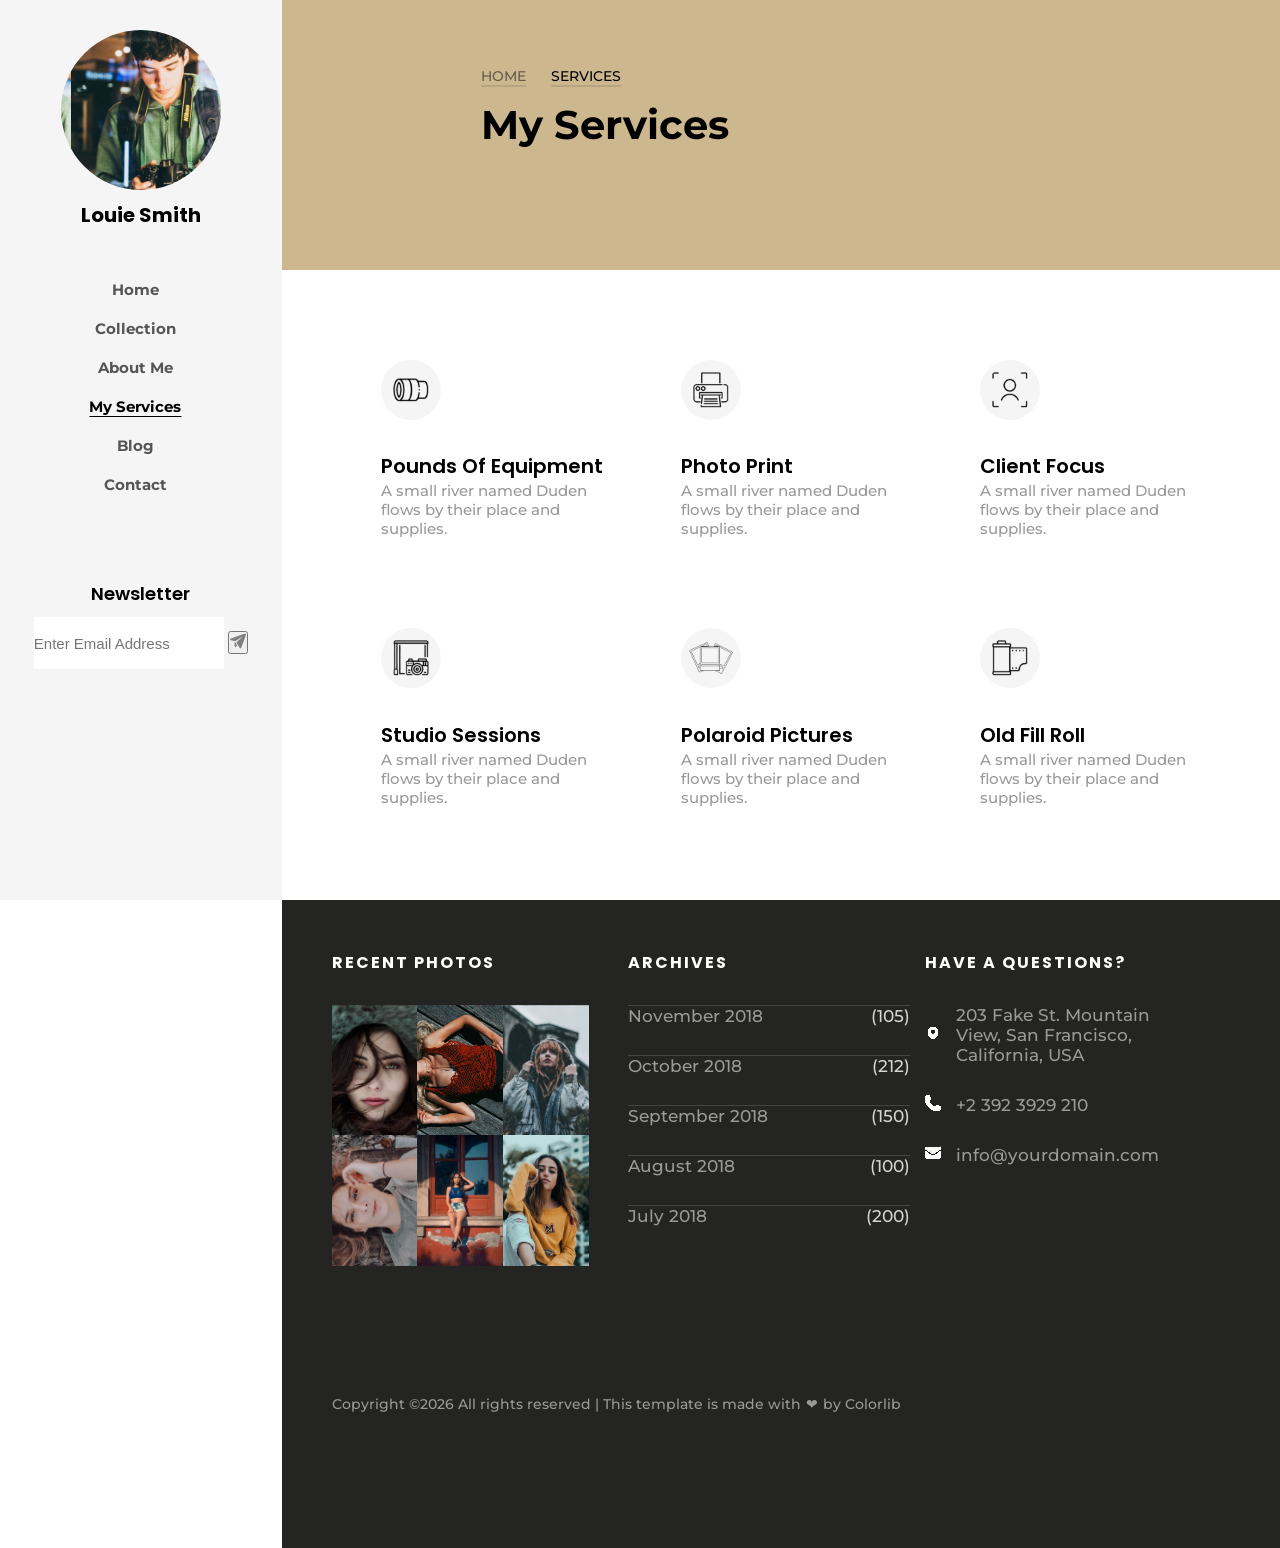
<file: services.html>
<!DOCTYPE html>
<html lang="en">

<head>
    <link rel="preconnect" href="https://fonts.googleapis.com">
    <link rel="preconnect" href="https://fonts.gstatic.com" crossorigin>
    <link href="https://fonts.googleapis.com/css2?family=Herr+Von+Muellerhoff&display=swap" rel="stylesheet">
    <link rel="preconnect" href="https://fonts.googleapis.com">
    <link rel="preconnect" href="https://fonts.gstatic.com" crossorigin>
    <link href="https://fonts.googleapis.com/css2?family=Montserrat:ital,wght@0,100..900;1,100..900&display=swap"
        rel="stylesheet">
    <link rel="preconnect" href="https://fonts.googleapis.com">
    <link rel="preconnect" href="https://fonts.gstatic.com" crossorigin>
    <link href="https://fonts.googleapis.com/css2?family=Poppins:wght@0,100..900;1,100..900&display=swap" rel="stylesheet">
    <meta charset="UTF-8">
    <meta name="viewport" content="width=device-width, initial-scale=1.0">
    <title>Louie Smith</title>
    <link rel="icon" href="img/mode-portrait.png" type="image/png">
    <link rel="stylesheet" href="services.css">
</head>

<body>
    <header>
        <div class="imgauth">
        </div>
        <h2 href="">Louie Smith</h2>
        <nav>
            <ul>
                <li><a class="home" href="index.html">Home</a></li>
                <li><a class="collection" href="collection.html">Collection</a></li>
                <li><a class="about" href="aboutme.html">About Me</a></li>
                <li><a class="services" href="services.html">My Services</a></li>
                <li><a class="blog" href="blog.html">Blog</a></li>
                <li><a class="contact" href="contact.html">Contact</a></li>
            </ul>

            <div class="newsle">
                <h3>Newsletter</h3>
                <form action="">
                    <input type="email" placeholder="Enter Email Address">
                    <button type="submit"></button>
                </form>
            </div>
        </nav>
    </header>
    <div class="content">
        <section>
            <div class="cima">
                <div class="cimaa">
                    <a href="index.html">HOME</a>
                    <p>SERVICES</p>
                </div>
                <h1>My Services</h1>
            </div>
            <div class="info">
                <div class="poe">
                    <div class="ppoe"></div>
                    <h3>Pounds Of Equipment</h3>
                    <p>A small river named Duden flows by their place and supplies.</p>
                </div>
                <div class="php">
                    <div class="pphp"></div>
                    <h3>Photo Print</h3>
                    <p>A small river named Duden flows by their place and supplies.</p>
                </div>
                <div class="clf">
                    <div class="pclf"></div>
                    <h3>Client Focus</h3>
                    <p>A small river named Duden flows by their place and supplies.</p>
                </div>
                <div class="sts">
                    <div class="psts"></div>
                    <h3>Studio Sessions</h3>
                    <p>A small river named Duden flows by their place and supplies.</p>
                </div>
                <div class="pop">
                    <div class="ppop"></div>
                    <h3>Polaroid Pictures</h3>
                    <p>A small river named Duden flows by their place and supplies.</p>
                </div>
                <div class="ofr">
                    <div class="pofr"></div>
                    <h3>Old Fill Roll</h3>
                    <p>A small river named Duden flows by their place and supplies.</p>
                </div>
            </div>
        </section>
        <footer>
            <div class="recentphotos">
                <h1>RECENT PHOTOS</h1>
                <div class="rimage1"></div>
                <div class="rimage2"></div>
                <div class="rimage3"></div>
                <div class="rimage4"></div>
                <div class="rimage5"></div>
                <div class="rimage6"></div>
            </div>
            <div class="archives">
                <h1>ARCHIVES</h1>
                <a class="nov" href="">
                    <span>November 2018</span> <span class="nb">(105)</span>
                </a>
                <a class="oct" href="">
                    <span>October 2018</span> <span class="nb">(212)</span>
                </a>
                <a class="sep" href="">
                    <span>September 2018</span> <span class="nb">(150)</span>
                </a>
                <a class="aug" href="">
                    <span>August 2018</span> <span class="nb">(100)</span>
                </a>
                <a class="jul" href="">
                    <span>July 2018</span> <span class="nb">(200)</span>
                </a>
            </div>
            <div class="havequestion">
                <h1>HAVE A QUESTIONS?</h1>
                <div class="item">
                    <span class="loc"></span>
                    <p>203 Fake St. Mountain View, San Francisco, California, USA</p>
                </div>
                <div class="item">
                    <span class="phone"></span>
                    <p>+2 392 3929 210</p>
                </div>
                <div class="item">
                    <span class="email"></span>
                    <p>info@yourdomain.com</p>
                </div>
            </div>
            <p class="copy">Copyright ©2026 All rights reserved | This template is made with <span></span> by Colorlib</p>
        </footer>
    </div>
</body>

</html>
</file>
<file: style.css>
*{
    margin: 0;
    padding: 0;
    box-sizing: border-box;
}

.home{
    color: black;
    text-decoration: underline 1px solid;
    text-underline-offset: 4px;
}

body{
    display: flex;
}

ul{
    list-style: none;

}


.imgauth{
    width: 160px;
    height: 160px;
    background-image: url("img/author.jpg");
    background-size: cover;
    border-radius: 100%;
    margin-top: 30px;
    margin-bottom: 10px;
    background-position: 10px;
}

header  {
    width: 22%;
    height: 100vh;
    background-color: #F5F5F5;
    text-align: center;
    position: sticky;
    top: 0;
    float: left;
    display: flex;
    flex-direction: column;
    align-items: center;
}

header h2 {
    margin-bottom: 30px;
    font-family: "Poppins", sans-serif;
    font-weight: 700;
    font-style: normal;
    font-size: 20px;
}

header li{
    margin-top: 20px;
}

header a{
    text-decoration: none;
    color: #555555;
    font-family: "Montserrat", sans-serif;
  font-optical-sizing: auto;
  font-weight: 700;
  font-style: normal;
  font-size: 15px;
    position: relative;
    transition: color 0.3s ease;
}

header a::after {
    content: '';
    position: absolute;
    bottom: -4px;
    left: 50%;
    transform: translateX(-50%);
    width: 0;
    height: 1px;
    background-color: black;
    transition: width 0.3s ease;
}

header a:hover{
    color: black;
}

header a:hover::after {
    width: 100%;
}
 
.newsle{
    margin-top: 40%;
}

.newsle h3{
    font-family: "Poppins", sans-serif;
  font-weight: 600;
  font-style: normal;
  font-size: 18px;
    margin-bottom: 5%;
}

.content{
    width: 78%;
    display: flex;
    flex-direction: column;
}

section {
    width: 100%;
    height: 156vh;
    background-color: #ffffff;
    display: flex;
    flex-wrap: wrap;
    align-content: flex-start;
    justify-content: center;
    z-index: -2;
    
}

.imglouie{ 
    width: 50%;
    height: 100vh;
    background-image: url("img/author-2.jpg");
    background-size: cover;
    display: flex;
}

.textlouie{
    width: 50%;
    padding: 40px;
    margin-top: 12%;
    height: 93.5vh;
}

.textlouie h4{
    position: absolute;
    color: #F5F5F5;
    font-size: 75px;
    font-family: "Poppins", sans-serif;
    font-weight: 500;
    font-style: normal;
    z-index: -1;
    top: 18vh;
    right: 15.7%;
}

.textlouie h1{
    font-family: "Poppins", sans-serif;
  font-weight: 900;
  font-style: normal;
  font-size: 38px;
  width: 90%;
}
.h1a {
    color: #ccb78f;
}

.textlouie h2{
    font-family: "Montserrat", sans-serif;
  font-weight: 400;
  font-style: normal;
  font-size: 24px;
  color: #bfbfbf;
}

.textlouie p{
    margin-top: 5%;
    font-size: 16px;
    color: #999;
    font-family: "Montserrat", sans-serif;
    font-weight: 500;
    font-style: normal;
    width: 90%;
    line-height: 30px;
}

.textlouie h3{
    margin-top: 2%;
    font-family: "Herr Von Muellerhoff", cursive;
  font-weight: 400;
  font-style: normal;
  font-size: 38px;
  margin-bottom: 4%;
}

a span.twitter{
    margin-left: 2%;
}

a{  
    margin-right: 5%;
    width: 50px;
    height: 50px;
    text-decoration: none;
}

.twitter::before{
    content: url("img/twitter24.png");
    
}
.facebook::before{
    content: url("img/logo-do-facebook24.png");
}
.instagram::before{
    content: url("img/instagram24.png");
}

.instaphotos{
    width: 100%;
    height: 50vh;
    display: flex;
    flex-direction: column;
    align-items: center;
    justify-content: flex-start;
    margin-top: 3%;
}

.instaphotos h1{
    font-family: "Poppins", sans-serif;
    font-weight: 700;
    font-style: normal;
    font-size: 16px;
    letter-spacing: 2px;
    margin-bottom: 4%;
}

.photos{
    width: 100%;
    flex-wrap: nowrap;
    display: flex;
    align-items: center;
    justify-content: center;
}

.img1{
    background: url("img/image_1.jpg");
    background-size: cover;
    background-position: center;
    width: 17%;
    height: 23vh;
    margin-right: 0.1%;
}

.img2{
    background: url("img/image_2.jpg");
    background-size: cover;
    background-position: center;
    width: 17%;
    height: 23vh;
    margin-right: 0.1%;

}

.img3{
    background: url("img/image_3.jpg");
    background-size: cover;
    background-position: center;
    width: 17%;
    height: 23vh;
    margin-right: 0.1%;
}

.img4{
    background: url("img/image_4.jpg");
    background-size: cover;
    background-position: center;
    width: 17%;
    height: 23vh;
    margin-right: 0.1%;
}

.img5{
    background: url("img/image_5.jpg");
    background-size: cover;
    background-position: center;
    width: 17%;
    height: 23vh;
    margin-right: 0.1%;
}

.img1:hover::after, .img2:hover::after, .img3:hover::after, .img4:hover::after, .img5:hover::after{
    content: url("img/instagram32w.png");
    position: absolute;
    top: 50%;
    left: 50%;
    transform: translate(-50%, -50%);
    transition: 0.5s ease ;
}

.img1:hover, .img2:hover, .img3:hover, .img4:hover, .img5:hover{
    filter: brightness(80%);
    transition: filter 0.3s ease;
}

form{
    width: 224;
    height: 52px;
}

input {
    border: 0;
    width: 224;
    height: 52px;
    font-size: 15px;
}

button::before{
    border: 0;
    background-color: none;
    content: url("img/paper-plane.png");
}

.copy{
    margin-top: 5%;
    font-family: "Montserrat", sans-serif;
    font-weight: 500;
    font-style: normal;
    font-size: 14px;
    color: #999;
    display: flex;
    align-items: end;
    width: 100%;
}

.copy span::before{
    content: "❤︎";
    margin: 0 5px;
}

footer{
    height: 72vh;
    flex-wrap: wrap;
    display: flex;
    align-items: flex-start;
    background-color: #242423;
    padding: 5%;
    width: 100%;
    box-sizing: border-box;
}
footer h1{
    width: 100%;
    margin-bottom: 10%;
    font-family: "Poppins", sans-serif;
    font-weight: 700;
    font-style: normal;
    font-size: 16px;
    letter-spacing: 2px;
    color: #ffffff;
}

.recentphotos{
    width: 30%;
    display: flex;
    flex-wrap: wrap;
}

.rimage1{
    background: url("img/image_1.jpg");
    background-size: cover;
    background-position: center;
    width: 29%;
    height: 14.5vh;
}
.rimage2{
    background: url("img/image_2.jpg");
    background-size: cover;
    background-position: center;
    width: 29%;
    height: 14.5vh;
}

.rimage3{
    background: url("img/image_3.jpg");
    background-size: cover;
    background-position: center;
    width: 29%;
    height: 14.5vh;
}

.rimage4{
    background: url("img/image_4.jpg");
    background-size: cover;
    background-position: center;
    width: 29%;
    height: 14.5vh;
}

.rimage5{
    background: url("img/image_5.jpg");
    background-size: cover;
    background-position: center;
    width: 29%;
    height: 14.5vh;
}

.rimage6{
    background: url("img/image_6.jpg");
    background-size: cover;
    background-position: center;
    width: 29%;
    height: 14.5vh;
}

.archives{
    display: flex;
    flex-wrap: wrap;
}

.nb{
    color: #fffc;
}

.archives a{
    color: #999;
    display: flex;
    justify-content: space-between;
    width: 100%;
    font-family: "Montserrat", sans-serif;
    font-weight: 500;
    font-style: normal;
    font-size: 17px;
    border-top: 1px solid #444;
    text-decoration: none;
}

.recentphotos,
.archives,
.havequestion{
    width: 33%;
    flex-shrink: 0;
}

.havequestion{
    display: flex;
    flex-wrap: wrap;
}


.item{
    display: flex;
    align-items: center;
    margin-bottom: 20px;
    margin-right: 10%;
}

.item span{
    margin-right: 10px;
}

.havequestion span, .havequestion p{
    color: #999;
     justify-content: space-between;
    font-family: "Montserrat", sans-serif;
    font-weight: 500;
    font-style: normal;
    font-size: 17px;
    display: flex;
    margin-bottom: 10px;
}

.loc::before{
    content: url("img/location.png");
    margin-right: 5px;
}

.phone::before{
    content: url("img/telephone.png");
    margin-right: 5px;
}

.email::before{
    content: url("img/email.png");
    margin-right: 5px;
}
/*.poppins-bold {
  font-family: "Poppins", sans-serif;
  font-weight: 700;
  font-style: normal;
}
.montserrat-title {
  font-family: "Montserrat", sans-serif;
  font-optical-sizing: auto;
  font-weight: 100;
  font-style: normal;
}
.herr-von-muellerhoff-regular {
  font-family: "Herr Von Muellerhoff", cursive;
  font-weight: 400;
  font-style: normal;
}
*/
</file>
<file: aboutme.css>
*{
    margin: 0;
    padding: 0;
    box-sizing: border-box;
}

.about{
    color: black;
    text-decoration: underline 1px solid;
    text-underline-offset: 4px;
}

body{
    display: flex;
}

ul{
    list-style: none;

}


.imgauth{
    width: 160px;
    height: 160px;
    background-image: url("img/author.jpg");
    background-size: cover;
    border-radius: 100%;
    margin-top: 30px;
    margin-bottom: 10px;
    background-position: 10px;
}

header  {
    width: 22%;
    height: 100vh;
    background-color: #F5F5F5;
    text-align: center;
    position: sticky;
    top: 0;
    float: left;
    display: flex;
    flex-direction: column;
    align-items: center;
}

header h2 {
    margin-bottom: 30px;
    font-family: "Poppins", sans-serif;
    font-weight: 700;
    font-style: normal;
    font-size: 20px;
}

header li{
    margin-top: 20px;
}

header a{
    text-decoration: none;
    color: #555555;
    font-family: "Montserrat", sans-serif;
  font-optical-sizing: auto;
  font-weight: 700;
  font-style: normal;
  font-size: 15px;
    position: relative;
    transition: color 0.3s ease;
}

header a::after {
    content: '';
    position: absolute;
    bottom: -4px;
    left: 50%;
    transform: translateX(-50%);
    width: 0;
    height: 1px;
    background-color: black;
    transition: width 0.3s ease;
}

header a:hover{
    color: black;
}

header a:hover::after {
    width: 100%;
}
 
.newsle{
    margin-top: 40%;
}

.newsle h3{
    font-family: "Poppins", sans-serif;
  font-weight: 600;
  font-style: normal;
  font-size: 18px;
    margin-bottom: 5%;
}

.content{
    width: 78%;
    display: flex;
    flex-direction: column;
}

section {
    width: 100%;
    height: 170vh;
    background-color: #ffffff;
    display: flex;
    flex-wrap: wrap;
    align-content: flex-start;
    justify-content: center;
    
}

.imglouie{ 
    width: 50%;
    height: 100vh;
    background-image: url("img/author.jpg");
    background-size: cover;
    display: flex;
}

.textlouie{
    width: 50%;
    padding: 35px;
    margin-top: 6%;
    height: 93.5vh;
}

.textlouie h1{
    font-family: "Poppins", sans-serif;
  font-weight: 900;
  font-style: normal;
  font-size: 38px;
  width: 80%;
}
.h1a {
    color: #ccb78f;
}

.textlouie h2{
    font-family: "Montserrat", sans-serif;
  font-weight: 400;
  font-style: normal;
  font-size: 24px;
  color: #bfbfbf;
}

.textlouie p{
    margin-top: 5%;
    font-size: 16px;
    color: #999;
    font-family: "Montserrat", sans-serif;
    font-weight: 500;
    font-style: normal;
    width: 90%;
    line-height: 30px;
}

.textlouie h3{
    margin-top: 2%;
    font-family: "Herr Von Muellerhoff", cursive;
  font-weight: 400;
  font-style: normal;
  font-size: 38px;
  margin-bottom: 4%;
}

a span.twitter{
    margin-left: 2%;
}

a{  
    margin-right: 5%;
    width: 50px;
    height: 50px;
    text-decoration: none;
}

.twitter::before{
    content: url("img/twitter24.png");
    
}
.facebook::before{
    content: url("img/logo-do-facebook24.png");
}
.instagram::before{
    content: url("img/instagram24.png");
}

.instaphotos{
    width: 100%;
    height: 50vh;
    display: flex;
    flex-direction: column;
    align-items: center;
    justify-content: flex-start;
    margin-top: 3%;
}

.instaphotos h1{
    font-family: "Poppins", sans-serif;
    font-weight: 700;
    font-style: normal;
    font-size: 16px;
    letter-spacing: 2px;
    margin-bottom: 4%;
}

.photos{
    width: 100%;
    flex-wrap: nowrap;
    display: flex;
    align-items: center;
    justify-content: center;
}

.img1{
    background: url("img/image_1.jpg");
    background-size: cover;
    background-position: center;
    width: 17%;
    height: 23vh;
    margin-right: 0.1%;
}

.img2{
    background: url("img/image_2.jpg");
    background-size: cover;
    background-position: center;
    width: 17%;
    height: 23vh;
    margin-right: 0.1%;

}

.img3{
    background: url("img/image_3.jpg");
    background-size: cover;
    background-position: center;
    width: 17%;
    height: 23vh;
    margin-right: 0.1%;
}

.img4{
    background: url("img/image_4.jpg");
    background-size: cover;
    background-position: center;
    width: 17%;
    height: 23vh;
    margin-right: 0.1%;
}

.img5{
    background: url("img/image_5.jpg");
    background-size: cover;
    background-position: center;
    width: 17%;
    height: 23vh;
    margin-right: 0.1%;
}

.img1:hover::after, .img2:hover::after, .img3:hover::after, .img4:hover::after, .img5:hover::after{
    content: url("img/instagram32w.png");
    position: absolute;
    top: 50%;
    left: 50%;
    transform: translate(-50%, -50%);
    transition: 0.5s ease ;
}

.img1:hover, .img2:hover, .img3:hover, .img4:hover, .img5:hover{
    filter: brightness(80%);
    transition: filter 0.3s ease;
}

form{
    width: 224;
    height: 52px;
}

input {
    border: 0;
    width: 224;
    height: 52px;
    font-size: 15px;
}

button::before{
    border: 0;
    background-color: none;
    content: url("img/paper-plane.png");
}

.copy{
    margin-top: 5%;
    font-family: "Montserrat", sans-serif;
    font-weight: 500;
    font-style: normal;
    font-size: 14px;
    color: #999;
    display: flex;
    align-items: end;
    width: 100%;
}

.copy span::before{
    content: "❤︎";
    margin: 0 5px;
}

footer{
    height: 72vh;
    flex-wrap: wrap;
    display: flex;
    align-items: flex-start;
    background-color: #242423;
    padding: 5%;
    width: 100%;
    box-sizing: border-box;
}
footer h1{
    width: 100%;
    margin-bottom: 10%;
    font-family: "Poppins", sans-serif;
    font-weight: 700;
    font-style: normal;
    font-size: 16px;
    letter-spacing: 2px;
    color: #ffffff;
}

.recentphotos{
    width: 30%;
    display: flex;
    flex-wrap: wrap;
}

.rimage1{
    background: url("img/image_1.jpg");
    background-size: cover;
    background-position: center;
    width: 29%;
    height: 14.5vh;
}
.rimage2{
    background: url("img/image_2.jpg");
    background-size: cover;
    background-position: center;
    width: 29%;
    height: 14.5vh;
}

.rimage3{
    background: url("img/image_3.jpg");
    background-size: cover;
    background-position: center;
    width: 29%;
    height: 14.5vh;
}

.rimage4{
    background: url("img/image_4.jpg");
    background-size: cover;
    background-position: center;
    width: 29%;
    height: 14.5vh;
}

.rimage5{
    background: url("img/image_5.jpg");
    background-size: cover;
    background-position: center;
    width: 29%;
    height: 14.5vh;
}

.rimage6{
    background: url("img/image_6.jpg");
    background-size: cover;
    background-position: center;
    width: 29%;
    height: 14.5vh;
}

.archives{
    display: flex;
    flex-wrap: wrap;
}

.nb{
    color: #fffc;
}

.archives a{
    color: #999;
    display: flex;
    justify-content: space-between;
    width: 100%;
    font-family: "Montserrat", sans-serif;
    font-weight: 500;
    font-style: normal;
    font-size: 17px;
    border-top: 1px solid #444;
    text-decoration: none;
}

.recentphotos,
.archives,
.havequestion{
    width: 33%;
    flex-shrink: 0;
}

.havequestion{
    display: flex;
    flex-wrap: wrap;
}


.item{
    display: flex;
    align-items: center;
    margin-bottom: 20px;
    margin-right: 10%;
}

.item span{
    margin-right: 10px;
}

.havequestion span, .havequestion p{
    color: #999;
     justify-content: space-between;
    font-family: "Montserrat", sans-serif;
    font-weight: 500;
    font-style: normal;
    font-size: 17px;
    display: flex;
    margin-bottom: 10px;
}

.numbers{
    height: 26vh;
    width: 100%;
    background-color: #242423;
    font-family: "Montserrat", sans-serif;
    font-weight: 500;
    font-style: normal;
    font-size: 17px;
    display: flex;
    align-items: center;
}

.num1, .num2, .num3, .num4{
    display: flex;
    width: 9%;
    flex-shrink: 0;
    margin-right: 14%;
}

.num1{
    margin-left: 5%;
}

.num1 h1, .num2 h1, .num3 h1, .num4 h1{
    font-family: "Montserrat", sans-serif;
    color: #ccb78f;
    font-size: 40px;
    font-weight: 400;
    margin-right: 15%;
}

.num1 p, .num2 p, .num3 p, .num4 p{
    color: #ffffffb3;
    font-family: "Montserrat", sans-serif;
    font-weight: 500;
    font-style: normal;
    font-size: 16px;
}

.loc::before{
    content: url("img/location.png");
    margin-right: 5px;
}

.phone::before{
    content: url("img/telephone.png");
    margin-right: 5px;
}

.email::before{
    content: url("img/email.png");
    margin-right: 5px;
}
/*.poppins-bold {
  font-family: "Poppins", sans-serif;
  font-weight: 700;
  font-style: normal;
}
.montserrat-title {
  font-family: "Montserrat", sans-serif;
  font-optical-sizing: auto;
  font-weight: 100;
  font-style: normal;
}
.herr-von-muellerhoff-regular {
  font-family: "Herr Von Muellerhoff", cursive;
  font-weight: 400;
  font-style: normal;
}
*/
</file>
<file: blog.css>
*{
    margin: 0;
    padding: 0;
    box-sizing: border-box;
}

.blog{
    color: black;
    text-decoration: underline 1px solid;
    text-underline-offset: 4px;
}

body{
    display: flex;
}

ul{
    list-style: none;

}


.imgauth{
    width: 160px;
    height: 160px;
    background-image: url("img/author.jpg");
    background-size: cover;
    border-radius: 100%;
    margin-top: 30px;
    margin-bottom: 10px;
    background-position: 10px;
}

header  {
    width: 22%;
    height: 100vh;
    background-color: #F5F5F5;
    text-align: center;
    position: sticky;
    top: 0;
    float: left;
    display: flex;
    flex-direction: column;
    align-items: center;
}

header h2 {
    margin-bottom: 30px;
    font-family: "Poppins", sans-serif;
    font-weight: 700;
    font-style: normal;
    font-size: 20px;
}

header li{
    margin-top: 20px;
}

header a{
    text-decoration: none;
    color: #555555;
    font-family: "Montserrat", sans-serif;
  font-optical-sizing: auto;
  font-weight: 700;
  font-style: normal;
  font-size: 15px;
    position: relative;
    transition: color 0.3s ease;
}

header a::after {
    content: '';
    position: absolute;
    bottom: -4px;
    left: 50%;
    transform: translateX(-50%);
    width: 0;
    height: 1px;
    background-color: black;
    transition: width 0.3s ease;
}

header a:hover{
    color: black;
}

header a:hover::after {
    width: 100%;
}
 
.newsle{
    margin-top: 40%;
}

.newsle h3{
    font-family: "Poppins", sans-serif;
  font-weight: 600;
  font-style: normal;
  font-size: 18px;
    margin-bottom: 5%;
}
.content{
    width: 78%;
    display: flex;
    flex-direction: column;
}

section {
    width: 100%;
    height: 376vh;
    background-color: #ffffff;
    display: flex;
    flex-wrap: wrap;
    align-content: flex-start;
    justify-content: flex-start;
}

.cimaa{
    display: flex;
    position: relative;
    top: 10%;
    margin-top: 4%;
    margin-left: 20%;
}

.cimaa a {
    font-family: "Montserrat", sans-serif;
    font-weight: 500;
    font-style: normal;
    font-size: 14px;
    color: #00000080;
    text-decoration: none;
    margin-right: 20px;
    text-decoration: underline 2px solid #B7A480;
    text-underline-offset: 4px;
}
.cima h1{
    font-family: "Montserrat", sans-serif;
    font-weight: 700;
    font-style: normal;
    font-size: 40px;
    color: #000;
    margin-left: 20%;
    margin-top: 1%;

}

.cimaa p{
    font-family: "Montserrat", sans-serif;
    font-weight: 500;
    font-style: normal;
    font-size: 14px;
    color: #000;
    text-decoration: underline 2px solid #B7A480;
    text-underline-offset: 4px;
}

.cima{
    width: 100%;
    background-color: #CCB78F;
    height: 24vh;
}

header a{  
    margin-right: 5%;
    width: 50px;
    height: 50px;
    text-decoration: none;
}

header form{
    width: 224;
    height: 52px;
}

header input {
    border: 0;
    width: 224;
    height: 52px;
    font-size: 15px;
}

header button::before{
    border: 0;
    background-color: none;
    content: url("img/paper-plane.png");
}

.textbl{
    display: flex;
    flex-wrap: wrap;
    width: 40%;
    margin-left: 2%;
}
.textbl h3{
    font-family: "Poppins", sans-serif;
    font-weight: 600;
    font-style: normal;
    font-size: 18px;
    margin-top: 2%;
}

.textp {
    color: #999;
    font-family: "Montserrat", sans-serif;
    font-weight: 500;
    font-style: normal;
    font-size: 15px;
}

.phog {
    color: #000;
    font-family: "Montserrat", sans-serif;
    font-weight: 500;
    font-style: normal;
    font-size: 15px;
    margin-right: 3%;
}
.cic {
    color: #999;
    font-family: "Montserrat", sans-serif;
    font-weight: 500;
    font-style: normal;
    font-size: 15px;
    margin-right: 3%;
}

.textbl a {
    text-decoration: none;
    color: #CCB78F;
    font-family: "Montserrat", sans-serif;
    font-weight: 500;
    font-style: normal;
    font-size: 15px;
    width: 40%;
}

.iblog{
    display: flex;
    width: 100%;
    height: 34vh;
    margin-top: 8%;
}
.imgbl1{
    background: url("img/image_1.jpg");
    background-size: cover;
    background-position: center;
    width: 50%;
    height: 34vh;
}

.imgbl2{
    background: url("img/image_2.jpg");
    background-size: cover;
    background-position: center;
    width: 50%;
    height: 34vh;
}
.imgbl3{
    background: url("img/image_3.jpg");
    background-size: cover;
    background-position: center;
    width: 50%;
    height: 34vh;
}

.imgbl4{
    background: url("img/image_4.jpg");
    background-size: cover;
    background-position: center;
    width: 50%;
    height: 34vh;
}
.imgbl5{
    background: url("img/image_5.jpg");
    background-size: cover;
    background-position: center;
    width: 50%;
    height: 34vh;
}

.imgbl6{
    background: url("img/image_6.jpg");
    background-size: cover;
    background-position: center;
    width: 50%;
    height: 34vh;
}.imgbl7{
    background: url("img/image_7.jpg");
    background-size: cover;
    background-position: center;
    width: 50%;
    height: 34vh;
}

.imgbl8{
    background: url("img/image_8.jpg");
    background-size: cover;
    background-position: center;
    width: 50%;
    height: 34vh;
}

.blogdiv {
    margin-left: 12.5%;
    width: 52%;
    display: flex;
    flex-direction: column;
    height: 342vh;
}

.cinza {
    width: 26%;
    height: 333vh;
    background-color: #F5F5F5;
    margin-top: 4.5%;
}

.blognumbers{
    width: 50%;
    margin-top: 8%;
    height: 7vh;
    display: flex;
    justify-content: flex-start;
    align-items: center;
}

.blognumbers div {
    display: flex;
    align-items: flex-start;
    justify-content: center;
}

.blognumbers div a{
    text-decoration: none;
    display: flex;
    align-items: center;
    justify-content: center;
    width: 100%;
    height: 100%;
}
.nladoe a {
    color: #CCB78F;
}

.num1 a {
    color: white;
}
.num2 a {
    color: #CCB78F;
}
.num3 a {
    color: #CCB78F;
}
.num4 a {
    color: #CCB78F;
}
.num5 a {
    color: #CCB78F;
}
.nladod a {
    color: #CCB78F;
}

.num1{
    width: 11%;
    height: 5vh;
    border-radius: 100%;
    background-color: #CCB78F;
    border: #CCB78F 1px solid;
    margin-right: 1.5%;
}
.num2{
    width: 11%;
    height: 5vh;
    border-radius: 100%;
    border: #CCB78F 1px solid;
    margin-right: 1.5%;
}
.num3 {
    width: 11%;
    height: 5vh;
    border-radius: 100%;
    border: #CCB78F 1px solid;
    margin-right: 1.5%;
}
.num4{
   width: 11%;
    height: 5vh;
    border-radius: 100%;
    border: #CCB78F 1px solid;
    margin-right: 1.5%;
}
.num5{
    width: 11%;
    height: 5vh;
    border-radius: 100%;
    border: #CCB78F 1px solid;
    margin-right: 1.5%;
}
.nladoe {
    width: 11%;
    height: 5vh;
    border-radius: 100%;
    border: #CCB78F 1px solid;
    margin-right: 1.5%;
}

.nladod{
    width: 11%;
    height: 5vh;
    border-radius: 100%;
    border: #CCB78F 1px solid;
    margin-right: 1.5%;
}

.cinza form{
    display: flex;
    justify-content: center;
    align-items: center;
    width: 100%;
    height: 10vh;
    flex-wrap: wrap;
}
.cinza input{
    width: 75%;
    height: 5vh;
    border: 0;
    font-size: 15px;
    font-family: "Montserrat", sans-serif;
    font-weight: 500;
    font-style: normal;
    color: #999;
}

.categories{
    width: 100%;
    height: 33vh;
    display: flex;
    flex-direction: column;
    justify-content: space-between;
    align-items: flex-start;
    margin-top: 15%;
    margin-left: 10%;
}

.categories h1 {
    font-family: "Poppins", sans-serif;
    font-weight: 700;
    font-style: normal;
    font-size: 15px;
    letter-spacing: 2px;
    color: #000;
    margin-bottom: 2%;
}

.categories a{
    text-decoration: none;
    font-size: 15px;
    display: flex;
    justify-content: space-between;
    align-items: center;
    width: 70%;
    border-top: 1px solid #ccc;
}

.categories .textcateg{
    font-family: "Montserrat", sans-serif;
    font-weight: 500;
    font-style: normal;
    color: #000;
}

.categories .numbafas{
    font-family: "Montserrat", sans-serif;
    font-weight: 500;
    font-style: normal;
    color: #ccc;
}

.articles{
    width: 100%;
    height: 40vh;
    display: flex;
    flex-direction: column;
    margin-top: 25%;
    margin-left: 10%;
}

.blocoarticles{
    display: flex;
    align-items: center;
    width: 100%;
    height: 20vh;
}

.articles h1{
    font-family: "Poppins", sans-serif;
    font-weight: 700;
    font-style: normal;
    font-size: 15px;
    letter-spacing: 2px;
    color: #000;
}

.textarticles a{
    text-decoration: none;
    font-size: 17px;
    color: #000;
    font-family: "Poppins", sans-serif;
    font-weight: 260;
    font-style: normal;
    letter-spacing: 1px;
    margin-bottom: 4%;
}

.textarticles a:hover{
    color: #CCB78F;
}

.textarticles p {
    font-family: "Montserrat", sans-serif;
    font-weight: 500;
    font-style: normal;
    color: #808080;
    font-size: 12px;
    margin-right: 10%;
}

.textarticles {
    width: 65%;
    display: flex;
    flex-wrap: wrap;
}

.artimg1{
    width: 20%;
    height: 9vh;
    background: url("img/image_1.jpg");
    background-size: cover;
    background-position: center;
    margin-right: 4%;
}

.artimg2{
    width: 20%;
    height: 9vh;
    background: url("img/image_2.jpg");
    background-size: cover;
    background-position: center;
    margin-right: 4%;
}

.artimg3{
    width: 20%;
    height: 9vh;
    background: url("img/image_3.jpg");
    background-size: cover;
    background-position: center;
    margin-right: 4%;
}

.blocotags{
    width: 75%;
    height: 15vh;
    margin-top: 25%;
    margin-left: 10%;
    display: flex;
    flex-wrap: wrap;
}

.blocotags h1 {
    font-family: "Poppins", sans-serif;
    font-weight: 700;
    font-style: normal;
    font-size: 15px;
    letter-spacing: 2px;
    color: #000;
    margin-bottom: 9%;
    width: 100%;
}

.blocotags a {
    text-decoration: none;
    font-family: "Montserrat", sans-serif;
    font-weight: 500;
    font-style: normal;
    color: #000;
    font-size: 12px;
    margin-right: 6%;
    border: 1px solid #808080;
    border-radius: 10%;
    height: 3vh;
    width: auto;
    text-align: center;
    padding: 1%;
}

.blocotags a:hover{
    border: 2px solid #000;
}

.newslett {
    margin-top: 15%;
    display: flex;
    flex-wrap: wrap;
    height: 35vh;
    width: 90%;
    background: url("img/bg_1-e.png");
    background-size: cover;
    background-position: center;
    margin-left: 5%;
}

.newslett h3 {
    margin-top: 10%;
    margin-left: 7%;
    font-family: "Poppins", sans-serif;
    font-weight: 700;
    font-style: normal;
    font-size: 15px;
    letter-spacing: 2px;
    color: #ffffff;
    width: 100%;
    z-index: 1;
}

.newslett p{
    width: 87%;
    margin-left: 7%;
    font-family: "Montserrat", sans-serif;
    font-weight: 500;
    font-style: normal;
    color: #ffffffb3;
    font-size: 15px;
}

.newslett form input {
    background: none;
    border: 1px solid #ffffffb3;
    color: #ffffffb3;
}

.newslett form input::placeholder{
    font-family: "Montserrat", sans-serif;
    font-weight: 500;
    font-style: normal;
    color: #ffffffb3;
    font-size: 15px;
    padding-left: 7%;
}

.newslett form button {
    width: 75%;
    margin-top: 2%;
    height: 5vh;
    background-color: #ffffff;
    border: 0;
    font-family: "Montserrat", sans-serif;
    font-weight: 500;
    font-style: normal;
    color: #000000;
    font-size: 15px;
}

.blocoarchives{
    width: 80%;
    height: 40vh;
    display: flex;
    flex-wrap: wrap;
    margin-top: 10%;
    margin-left: 10%;
}

.blocoarchives h1 {
    font-family: "Poppins", sans-serif;
    font-weight: 700;
    font-style: normal;
    font-size: 15px;
    letter-spacing: 2px;
}


.blocoarchives a{
    text-decoration: none;
    font-size: 15px;
    display: flex;
    justify-content: space-between;
    align-items: center;
    width: 100%;
    border-top: 1px solid #ccc;
}

.blocoarchives .textarch{
    font-family: "Montserrat", sans-serif;
    font-weight: 500;
    font-style: normal;
    color: #000;
    font-size: 15px;
}

.blocoarchives .numbarch{
    font-family: "Montserrat", sans-serif;
    font-weight: 500;
    font-style: normal;
    color: #ccc;
    font-size: 15px;
}

.paragraph {
    margin-top: 17%;
    margin-left: 10%;
}

.paragraph h1 {
    font-family: "Poppins", sans-serif;
    font-weight: 700;
    font-style: normal;
    font-size: 15px;
    letter-spacing: 2px;
    margin-bottom: 10%;
}

.paragraph p{
    width: 85%;
    font-family: "Montserrat", sans-serif;
    font-weight: 500;
    font-style: normal;
    color: #999;
    font-size: 15px;
}

.copy{
    margin-top: 5%;
    font-family: "Montserrat", sans-serif;
    font-weight: 500;
    font-style: normal;
    font-size: 14px;
    color: #999;
    display: flex;
    align-items: end;
    width: 100%;
}

.copy span::before{
    content: "❤︎";
    margin: 0 5px;
}

footer{
    height: 72vh;
    flex-wrap: wrap;
    display: flex;
    align-items: flex-start;
    background-color: #242423;
    padding: 5%;
    width: 100%;
    box-sizing: border-box;
}
footer h1{
    width: 100%;
    margin-bottom: 10%;
    font-family: "Poppins", sans-serif;
    font-weight: 700;
    font-style: normal;
    font-size: 16px;
    letter-spacing: 2px;
    color: #ffffff;
}

.recentphotos{
    width: 30%;
    display: flex;
    flex-wrap: wrap;
}

.rimage1{
    background: url("img/image_1.jpg");
    background-size: cover;
    background-position: center;
    width: 29%;
    height: 14.5vh;
}
.rimage2{
    background: url("img/image_2.jpg");
    background-size: cover;
    background-position: center;
    width: 29%;
    height: 14.5vh;
}

.rimage3{
    background: url("img/image_3.jpg");
    background-size: cover;
    background-position: center;
    width: 29%;
    height: 14.5vh;
}

.rimage4{
    background: url("img/image_4.jpg");
    background-size: cover;
    background-position: center;
    width: 29%;
    height: 14.5vh;
}

.rimage5{
    background: url("img/image_5.jpg");
    background-size: cover;
    background-position: center;
    width: 29%;
    height: 14.5vh;
}

.rimage6{
    background: url("img/image_6.jpg");
    background-size: cover;
    background-position: center;
    width: 29%;
    height: 14.5vh;
}

.archives{
    display: flex;
    flex-wrap: wrap;
}

.nb{
    color: #fffc;
}

.archives a{
    color: #999;
    display: flex;
    justify-content: space-between;
    width: 100%;
    font-family: "Montserrat", sans-serif;
    font-weight: 500;
    font-style: normal;
    font-size: 17px;
    border-top: 1px solid #444;
    text-decoration: none;
}

.recentphotos,
.archives,
.havequestion{
    width: 33%;
    flex-shrink: 0;
}

.havequestion{
    display: flex;
    flex-wrap: wrap;
}


.item{
    display: flex;
    align-items: center;
    margin-bottom: 20px;
    margin-right: 10%;
}

.item span{
    margin-right: 10px;
}

.havequestion span, .havequestion p{
    color: #999;
     justify-content: space-between;
    font-family: "Montserrat", sans-serif;
    font-weight: 500;
    font-style: normal;
    font-size: 17px;
    display: flex;
    margin-bottom: 10px;
}

.loc::before{
    content: url("img/location.png");
    margin-right: 5px;
}

.phone::before{
    content: url("img/telephone.png");
    margin-right: 5px;
}

.email::before{
    content: url("img/email.png");
    margin-right: 5px;
}
/*.poppins-bold {
  font-family: "Poppins", sans-serif;
  font-weight: 700;
  font-style: normal;
}
.montserrat-title {
  font-family: "Montserrat", sans-serif;
  font-optical-sizing: auto;
  font-weight: 100;
  font-style: normal;
}
.herr-von-muellerhoff-regular {
  font-family: "Herr Von Muellerhoff", cursive;
  font-weight: 400;
  font-style: normal;
}
*/
</file>
<file: collection.css>
*{
    margin: 0;
    padding: 0;
    box-sizing: border-box;
}

.collection{
    color: black;
    text-decoration: underline 1px solid;
    text-underline-offset: 4px;
}

body{
    display: flex;
}

ul{
    list-style: none;

}


.imgauth{
    width: 160px;
    height: 160px;
    background-image: url("img/author.jpg");
    background-size: cover;
    border-radius: 100%;
    margin-top: 30px;
    margin-bottom: 10px;
    background-position: 10px;
}

header  {
    width: 22%;
    height: 100vh;
    background-color: #F5F5F5;
    text-align: center;
    position: sticky;
    top: 0;
    float: left;
    display: flex;
    flex-direction: column;
    align-items: center;
}

header h2 {
    margin-bottom: 30px;
    font-family: "Poppins", sans-serif;
    font-weight: 700;
    font-style: normal;
    font-size: 20px;
}

header li{
    margin-top: 20px;
}

header a{
    text-decoration: none;
    color: #555555;
    font-family: "Montserrat", sans-serif;
  font-optical-sizing: auto;
  font-weight: 700;
  font-style: normal;
  font-size: 15px;
    position: relative;
    transition: color 0.3s ease;
}

header a::after {
    content: '';
    position: absolute;
    bottom: -4px;
    left: 50%;
    transform: translateX(-50%);
    width: 0;
    height: 1px;
    background-color: black;
    transition: width 0.3s ease;
}

header a:hover{
    color: black;
}

header a:hover::after {
    width: 100%;
}
 
.newsle{
    margin-top: 40%;
}

.newsle h3{
    font-family: "Poppins", sans-serif;
  font-weight: 600;
  font-style: normal;
  font-size: 18px;
    margin-bottom: 5%;
}

.content{
    width: 78%;
    display: flex;
    flex-direction: column;
}

section {
    width: 100%;
    height: 156vh;
    background-color: #ffffff;
    display: flex;
    flex-wrap: wrap;
    align-content: flex-start;
    justify-content: center;
}

.cimaa{
    display: flex;
    position: relative;
    top: 10%;
    margin-top: 4%;
    margin-left: 26%;
}

.cimaa a {
    font-family: "Montserrat", sans-serif;
    font-weight: 500;
    font-style: normal;
    font-size: 14px;
    color: #00000080;
    text-decoration: none;
    margin-right: 20px;
    text-decoration: underline 2px solid #B7A480;
    text-underline-offset: 4px;
}
.cima h1{
    font-family: "Montserrat", sans-serif;
    font-weight: 700;
    font-style: normal;
    font-size: 40px;
    color: #000;
    margin-left: 26%;
    margin-top: 1%;

}

.cimaa p{
    font-family: "Montserrat", sans-serif;
    font-weight: 500;
    font-style: normal;
    font-size: 14px;
    color: #000;
    text-decoration: underline 2px solid #B7A480;
    text-underline-offset: 4px;
}

.cima{
    width: 100%;
    background-color: #CCB78F;
    height: 25vh;
}

.photos{
    width: 100%;
    height: 120vh;
    display: flex;
}

.photo1{
    background-image: url("img/image_1.jpg");
    background-size: cover;
    background-position: center;
    flex-shrink: 0;
}

.photo2{
    background-image: url("img/image_2.jpg");
    background-size: cover;
    background-position: center;
    flex-shrink: 0;
}

.photo3{
    background-image: url("img/image_3.jpg");
    background-size: cover;
    background-position: center;
    flex-shrink: 0;
}

.photo4{
    background-image: url("img/image_4.jpg");
    background-size: cover;
    background-position: center;
    flex-shrink: 0;
}
.photo5{
    background-image: url("img/image_5.jpg");
    background-size: cover;
    background-position: center;
    flex-shrink: 0;
}

.photo6{
    background-image: url("img/image_6.jpg");
    background-size: cover;
    background-position: center;
    flex-shrink: 0;
}

.photo7{
    background-image: url("img/image_7.jpg");
    background-size: cover;
    background-position: center;
    flex-shrink: 0;
}
.photo8{
    background-image: url("img/image_8.jpg");
    background-size: cover;
    background-position: center;
    flex-shrink: 0;
}

.photo9{
    background-image: url("img/image_9.jpg");
    background-size: cover;
    background-position: center;
    flex-shrink: 0;
}

.photo10{
    background-image: url("img/image_10.jpg");
    background-size: cover;
    background-position: center;
    flex-shrink: 0;
}
.photo11{
    background-image: url("img/image_11.jpg");
    background-size: cover;
    background-position: center;
    flex-shrink: 0;
}

.photo12{
    background-image: url("img/image_12.jpg");
    background-size: cover;
    background-position: center;
    flex-shrink: 0;
}



.photo1, .photo2, .photo3, .photo4, .photo5, .photo6, .photo7, .photo8, .photo9, .photo10, .photo11, .photo12{
    width: 30.7%;
    height: 27vh;
    background-size: cover;
    background-position: center;
    flex-shrink: 0;
    margin-top: 2%;
    margin-left: 2%;
}

.photos{
    display: flex;
    flex-wrap: wrap;
    gap: 0;
}

.photos div{
    position: relative;
    overflow: hidden;
}

.photos .textphoto{
    position: absolute;
    inset: 0;
    background: rgba(0, 0, 0, 0.445);
    color: #fff;
    display: flex;
    flex-direction: column;
    justify-content: flex-end;
    align-items: flex-start;
    text-align: center;
    padding: 16px;
    opacity: 0;
    transform: translateY(10px);
    transition: 0.25s ease;
}

.photos div:hover .textphoto{
    opacity: 1;
    transform: translateY(0);
}

.photos .textphoto h3{
    margin-bottom: 8px;
    font-family: "Poppins", sans-serif;
    font-weight: 400;
    font-size: 18px;
}

.photos .textphoto p{
    font-family: "Montserrat", sans-serif;
    font-weight: 500;
    font-size: 12px;
    margin: 0;
    color: #fffc;
}



a{  
    margin-right: 5%;
    width: 50px;
    height: 50px;
    text-decoration: none;
}

form{
    width: 224;
    height: 52px;
}

input {
    border: 0;
    width: 224;
    height: 52px;
    font-size: 15px;
}

button::before{
    border: 0;
    background-color: none;
    content: url("img/paper-plane.png");
}

.copy{
    margin-top: 5%;
    font-family: "Montserrat", sans-serif;
    font-weight: 500;
    font-style: normal;
    font-size: 14px;
    color: #999;
    display: flex;
    align-items: end;
    width: 100%;
}

.copy span::before{
    content: "❤︎";
    margin: 0 5px;
}

footer{
    height: 72vh;
    flex-wrap: wrap;
    display: flex;
    align-items: flex-start;
    background-color: #242423;
    padding: 5%;
    width: 100%;
    box-sizing: border-box;
}
footer h1{
    width: 100%;
    margin-bottom: 10%;
    font-family: "Poppins", sans-serif;
    font-weight: 700;
    font-style: normal;
    font-size: 16px;
    letter-spacing: 2px;
    color: #ffffff;
}

.recentphotos{
    width: 30%;
    display: flex;
    flex-wrap: wrap;
}

.rimage1{
    background: url("img/image_1.jpg");
    background-size: cover;
    background-position: center;
    width: 29%;
    height: 14.5vh;
}
.rimage2{
    background: url("img/image_2.jpg");
    background-size: cover;
    background-position: center;
    width: 29%;
    height: 14.5vh;
}

.rimage3{
    background: url("img/image_3.jpg");
    background-size: cover;
    background-position: center;
    width: 29%;
    height: 14.5vh;
}

.rimage4{
    background: url("img/image_4.jpg");
    background-size: cover;
    background-position: center;
    width: 29%;
    height: 14.5vh;
}

.rimage5{
    background: url("img/image_5.jpg");
    background-size: cover;
    background-position: center;
    width: 29%;
    height: 14.5vh;
}

.rimage6{
    background: url("img/image_6.jpg");
    background-size: cover;
    background-position: center;
    width: 29%;
    height: 14.5vh;
}

.archives{
    display: flex;
    flex-wrap: wrap;
}

.nb{
    color: #fffc;
}

.archives a{
    color: #999;
    display: flex;
    justify-content: space-between;
    width: 100%;
    font-family: "Montserrat", sans-serif;
    font-weight: 500;
    font-style: normal;
    font-size: 17px;
    border-top: 1px solid #444;
    text-decoration: none;
}

.recentphotos,
.archives,
.havequestion{
    width: 33%;
    flex-shrink: 0;
}

.havequestion{
    display: flex;
    flex-wrap: wrap;
}


.item{
    display: flex;
    align-items: center;
    margin-bottom: 20px;
    margin-right: 10%;
}

.item span{
    margin-right: 10px;
}

.havequestion span, .havequestion p{
    color: #999;
     justify-content: space-between;
    font-family: "Montserrat", sans-serif;
    font-weight: 500;
    font-style: normal;
    font-size: 17px;
    display: flex;
    margin-bottom: 10px;
}

.loc::before{
    content: url("img/location.png");
    margin-right: 5px;
}

.phone::before{
    content: url("img/telephone.png");
    margin-right: 5px;
}

.email::before{
    content: url("img/email.png");
    margin-right: 5px;
}
/*.poppins-bold {
  font-family: "Poppins", sans-serif;
  font-weight: 700;
  font-style: normal;
}
.montserrat-title {
  font-family: "Montserrat", sans-serif;
  font-optical-sizing: auto;
  font-weight: 100;
  font-style: normal;
}
.herr-von-muellerhoff-regular {
  font-family: "Herr Von Muellerhoff", cursive;
  font-weight: 400;
  font-style: normal;
}
*/
</file>
<file: contact.css>
*{
    margin: 0;
    padding: 0;
    box-sizing: border-box;
}

.contact{
    color: black;
    text-decoration: underline 1px solid;
    text-underline-offset: 4px;
}

body{
    display: flex;
}

ul{
    list-style: none;

}


.imgauth{
    width: 160px;
    height: 160px;
    background-image: url("img/author.jpg");
    background-size: cover;
    border-radius: 100%;
    margin-top: 30px;
    margin-bottom: 10px;
    background-position: 10px;
}

header  {
    width: 22%;
    height: 100vh;
    background-color: #F5F5F5;
    text-align: center;
    position: sticky;
    top: 0;
    float: left;
    display: flex;
    flex-direction: column;
    align-items: center;
}

header h2 {
    margin-bottom: 30px;
    font-family: "Poppins", sans-serif;
    font-weight: 700;
    font-style: normal;
    font-size: 20px;
}

header li{
    margin-top: 20px;
}

header a{
    text-decoration: none;
    color: #555555;
    font-family: "Montserrat", sans-serif;
  font-optical-sizing: auto;
  font-weight: 700;
  font-style: normal;
  font-size: 15px;
    position: relative;
    transition: color 0.3s ease;
}

header a::after {
    content: '';
    position: absolute;
    bottom: -4px;
    left: 50%;
    transform: translateX(-50%);
    width: 0;
    height: 1px;
    background-color: black;
    transition: width 0.3s ease;
}

header a:hover{
    color: black;
}

header a:hover::after {
    width: 100%;
}
 
.newsle{
    margin-top: 40%;
}

.newsle h3{
    font-family: "Poppins", sans-serif;
  font-weight: 600;
  font-style: normal;
  font-size: 18px;
    margin-bottom: 5%;
}

.content{
    width: 78%;
    display: flex;
    flex-direction: column;
}

section {
    width: 100%;
    height: 130vh;
    background-color: #ffffff;
    display: flex;
    flex-wrap: wrap;
    align-content: flex-start;
    justify-content: center;
}

.cimaa{
    display: flex;
    position: relative;
    top: 20%;
    margin-left: 20%;
}

.cimaa a {
    font-family: "Montserrat", sans-serif;
    font-weight: 500;
    font-style: normal;
    font-size: 14px;
    color: #00000080;
    text-decoration: none;
    margin-right: 20px;
    text-decoration: underline 2px solid #B7A480;
    text-underline-offset: 4px;
}
.cima h1{
    font-family: "Montserrat", sans-serif;
    font-weight: 700;
    font-style: normal;
    font-size: 40px;
    color: #000;
    margin-left: 20%;
    margin-top: 1%;

}

.cimaa p{
    font-family: "Montserrat", sans-serif;
    font-weight: 500;
    font-style: normal;
    font-size: 14px;
    color: #000;
    text-decoration: underline 2px solid #B7A480;
    text-underline-offset: 4px;
}

.cima{
    width: 100%;
    background-color: #CCB78F;
    height: 22vh;
}

a{  
    margin-right: 5%;
    width: 50px;
    height: 50px;
    text-decoration: none;
}

header form{
    width: 224;
    height: 52px;
}

header input {
    border: 0;
    width: 224;
    height: 52px;
    font-size: 15px;
}

header button::before{
    border: 0;
    background-color: none;
    content: url("img/paper-plane.png");
}

.info {
    height: 100vh;
    width: 100%;
    display: flex;
    flex-wrap: wrap;
}

.infotexto {
    margin-left: 14%;
    margin-top: 5%;
    display: flex;
    flex-wrap: wrap;
}

.infotexto h3 {
    font-family: "Poppins", sans-serif;
    font-weight: 600;
    font-style: normal;
    font-size: 28px;
    margin-bottom: 4%;
    width: 100%;
}

.infodiv {
    padding: 2%;
    width: 22.7%;
    height: 15vh;
    background-color: #e8eaed;
    margin-right: 2%;
    display: flex;
    margin-bottom: 5%;
}

.forms {
    margin-left: 14%;
    background-color: #e8eaed;
    display: flex;
    flex-direction: column;
    height: 60vh;
    width: 35.5%;
    flex-wrap: wrap;
}

.forms .nam {
    margin-top: 5%;
    height: 5vh;
    width: 80%;
    margin-left: 10%;
}

.forms .ema {
    margin-top: 5%;
    height: 5vh;
    width: 80%;
    margin-left: 10%;
}

.forms .subj {
    margin-top: 5%;
    height: 5vh;
    width: 80%;
    margin-left: 10%;
}

.forms .message {
    margin-top: 5%;
    height: 20vh;
    width: 80%;
    margin-left: 10%;
}

.maps {
    height: 60vh;
    width: 35.5%;
    margin-left: 2%;
    background-color: #e8eaed;
    display: flex;
    align-items: center;
    align-content: center;
    justify-content: center;
    flex-direction: column;
}

.textomaps {
    display: flex;
    align-items: center;
    align-content: center;
    justify-content: center;
    flex-direction: column;
}

.textomaps h3{
    font-family: Arial, Helvetica, sans-serif;
    font-weight: 500;
    font-style: normal;
    font-size: 24px;
    color: #3c4043;
}

.textomaps p{
    font-family: Arial, Helvetica, sans-serif;
    font-weight: 500;
    font-style: normal;
    font-size: 12px;
    width: 80%;
    text-align: center;
    margin-top: 3%;
    color: #3c4043;
}

.forms input::placeholder {
    font-family: "Montserrat", sans-serif;
    font-weight: 500;
    font-style: normal;
    font-size: 15px;
    padding-left: 3%;
}

.message {
    height: 10vh;
}

.addres {
    width: 70%;
}

.infodiv p{
    font-family: "Poppins", sans-serif;
    font-weight: 500;
    font-style: normal;
    margin-right: 2%;
    color: #999;
    font-size: 17px;
}

.infodiv a {
    font-family: "Poppins", sans-serif;
    font-weight: 500;
    font-style: normal;
    text-decoration: none;
    color: #000;
    font-size: 17px;
}

.forms button{
    margin-left: 10%;
    margin-top: 2%;
    height: 7vh;
    background-color: #CCB78F;
    width: 40%;
    font-family: "Poppins", sans-serif;
    font-weight: 600;
    font-style: normal;
    text-decoration: none;
    color: #ffffff;
    font-size: 17px;
    border-radius: 40px;
    border: 1px #CCB78F solid;
}

.forms button:hover{
    background-color: white;
    color: #CCB78F;
}

.phoe {
    width: 100%;
}

.copy{
    margin-top: 5%;
    font-family: "Montserrat", sans-serif;
    font-weight: 500;
    font-style: normal;
    font-size: 14px;
    color: #999;
    display: flex;
    align-items: end;
    width: 100%;
}

.copy span::before{
    content: "❤︎";
    margin: 0 5px;
}

footer{
    height: 72vh;
    flex-wrap: wrap;
    display: flex;
    align-items: flex-start;
    background-color: #242423;
    padding: 5%;
    width: 100%;
    box-sizing: border-box;
}
footer h1{
    width: 100%;
    margin-bottom: 10%;
    font-family: "Poppins", sans-serif;
    font-weight: 700;
    font-style: normal;
    font-size: 16px;
    letter-spacing: 2px;
    color: #ffffff;
}

.recentphotos{
    width: 30%;
    display: flex;
    flex-wrap: wrap;
}

.rimage1{
    background: url("img/image_1.jpg");
    background-size: cover;
    background-position: center;
    width: 29%;
    height: 14.5vh;
}
.rimage2{
    background: url("img/image_2.jpg");
    background-size: cover;
    background-position: center;
    width: 29%;
    height: 14.5vh;
}

.rimage3{
    background: url("img/image_3.jpg");
    background-size: cover;
    background-position: center;
    width: 29%;
    height: 14.5vh;
}

.rimage4{
    background: url("img/image_4.jpg");
    background-size: cover;
    background-position: center;
    width: 29%;
    height: 14.5vh;
}

.rimage5{
    background: url("img/image_5.jpg");
    background-size: cover;
    background-position: center;
    width: 29%;
    height: 14.5vh;
}

.rimage6{
    background: url("img/image_6.jpg");
    background-size: cover;
    background-position: center;
    width: 29%;
    height: 14.5vh;
}

.archives{
    display: flex;
    flex-wrap: wrap;
}

.nb{
    color: #fffc;
}

.archives a{
    color: #999;
    display: flex;
    justify-content: space-between;
    width: 100%;
    font-family: "Montserrat", sans-serif;
    font-weight: 500;
    font-style: normal;
    font-size: 17px;
    border-top: 1px solid #444;
    text-decoration: none;
}

.recentphotos,
.archives,
.havequestion{
    width: 33%;
    flex-shrink: 0;
}

.havequestion{
    display: flex;
    flex-wrap: wrap;
}


.item{
    display: flex;
    align-items: center;
    margin-bottom: 20px;
    margin-right: 10%;
}

.item span{
    margin-right: 10px;
}

.havequestion span, .havequestion p{
    color: #999;
     justify-content: space-between;
    font-family: "Montserrat", sans-serif;
    font-weight: 500;
    font-style: normal;
    font-size: 17px;
    display: flex;
    margin-bottom: 10px;
}

.loc::before{
    content: url("img/location.png");
    margin-right: 5px;
}

.phone::before{
    content: url("img/telephone.png");
    margin-right: 5px;
}

.email::before{
    content: url("img/email.png");
    margin-right: 5px;
}
/*.poppins-bold {
  font-family: "Poppins", sans-serif;
  font-weight: 700;
  font-style: normal;
}
.montserrat-title {
  font-family: "Montserrat", sans-serif;
  font-optical-sizing: auto;
  font-weight: 100;
  font-style: normal;
}
.herr-von-muellerhoff-regular {
  font-family: "Herr Von Muellerhoff", cursive;
  font-weight: 400;
  font-style: normal;
}
*/
</file>
<file: services.css>
*{
    margin: 0;
    padding: 0;
    box-sizing: border-box;
}

.services{
    color: black;
    text-decoration: underline 1px solid;
    text-underline-offset: 4px;
}

body{
    display: flex;
}

ul{
    list-style: none;

}

.imgauth{
    width: 160px;
    height: 160px;
    background-image: url("img/author.jpg");
    background-size: cover;
    border-radius: 100%;
    margin-top: 30px;
    margin-bottom: 10px;
    background-position: 10px;
}

header  {
    width: 22%;
    height: 100vh;
    background-color: #F5F5F5;
    text-align: center;
    position: sticky;
    top: 0;
    float: left;
    display: flex;
    flex-direction: column;
    align-items: center;
}

header h2 {
    margin-bottom: 30px;
    font-family: "Poppins", sans-serif;
    font-weight: 700;
    font-style: normal;
    font-size: 20px;
}

header li{
    margin-top: 20px;
}

header a{
    text-decoration: none;
    color: #555555;
    font-family: "Montserrat", sans-serif;
  font-optical-sizing: auto;
  font-weight: 700;
  font-style: normal;
  font-size: 15px;
    position: relative;
    transition: color 0.3s ease;
}

header a::after {
    content: '';
    position: absolute;
    bottom: -4px;
    left: 50%;
    transform: translateX(-50%);
    width: 0;
    height: 1px;
    background-color: black;
    transition: width 0.3s ease;
}

header a:hover{
    color: black;
}

header a:hover::after {
    width: 100%;
}
 
.newsle{
    margin-top: 40%;
}

.newsle h3{
    font-family: "Poppins", sans-serif;
  font-weight: 600;
  font-style: normal;
  font-size: 18px;
    margin-bottom: 5%;
}

.content{
    width: 78%;
    display: flex;
    flex-direction: column;
}

section {
    width: 100%;
    height: 100vh;
    background-color: #ffffff;
    display: flex;
    flex-wrap: wrap;
    align-content: flex-start;
    justify-content: center;
}

.cimaa{
    display: flex;
    position: relative;
    top: 10%;
    margin-top: 4%;
    margin-left: 20%;
}

.cimaa a {
    font-family: "Montserrat", sans-serif;
    font-weight: 500;
    font-style: normal;
    font-size: 14px;
    color: #00000080;
    text-decoration: none;
    margin-right: 20px;
    text-decoration: underline 2px solid #B7A480;
    text-underline-offset: 4px;
}
.cima h1{
    font-family: "Montserrat", sans-serif;
    font-weight: 700;
    font-style: normal;
    font-size: 40px;
    color: #000;
    margin-left: 20%;
    margin-top: 1%;

}

.cimaa p{
    font-family: "Montserrat", sans-serif;
    font-weight: 500;
    font-style: normal;
    font-size: 14px;
    color: #000;
    text-decoration: underline 2px solid #B7A480;
    text-underline-offset: 4px;
}

.cima{
    width: 100%;
    background-color: #CCB78F;
    height: 30vh;
}

a{  
    margin-right: 5%;
    width: 50px;
    height: 50px;
    text-decoration: none;
}

form{
    width: 224;
    height: 52px;
}

input {
    border: 0;
    width: 224;
    height: 52px;
    font-size: 15px;
}

button::before{
    border: 0;
    background-color: none;
    content: url("img/paper-plane.png");
}

.info{
    display: flex;
    width: 100%;
    flex-wrap: wrap;
}
.info div div{
    width: 20%;
    height: 120%;
    padding: 2%;
    background-color: #F5F5F5;
    margin-top: 10vh;
    margin-bottom: 3.5vh;
    border-radius: 100%;
}

.info p {
    color: #999;
}

.info div{
    width: 30%;
    display: flex;
    flex-direction: column;
    justify-content: center;

}

.poe {
    margin-left: 10%;
}

.sts {
    margin-left: 10%;
}

.info div h3{
    font-family: "Poppins", sans-serif;
    font-weight: 600;
    font-style: normal;
    font-size: 20px;
}

.info div p{
    width: 70%;
    font-family: "Montserrat", sans-serif;
    font-weight: 500;
    font-style: normal;
    font-size: 15px;
}
.ppoe{
    content: url("img/lensa.png");
}

.pphp{
    content: url("img/impressoraa.png");
}

.pclf{
    content: url("img/photographya.png");
}

.psts{
    content: url("img/cameraa.png");
}

.ppop{
    content: url("img/photoa.png");
}

.pofr {
    content: url("img/film-a.png");
}

.copy{
    margin-top: 5%;
    font-family: "Montserrat", sans-serif;
    font-weight: 500;
    font-style: normal;
    font-size: 14px;
    color: #999;
    display: flex;
    align-items: end;
    width: 100%;
}

.copy span::before{
    content: "❤︎";
    margin: 0 5px;
}

footer{
    height: 72vh;
    flex-wrap: wrap;
    display: flex;
    align-items: flex-start;
    background-color: #242423;
    padding: 5%;
    width: 100%;
    box-sizing: border-box;
}
footer h1{
    width: 100%;
    margin-bottom: 10%;
    font-family: "Poppins", sans-serif;
    font-weight: 700;
    font-style: normal;
    font-size: 16px;
    letter-spacing: 2px;
    color: #ffffff;
}

.recentphotos{
    width: 30%;
    display: flex;
    flex-wrap: wrap;
}

.rimage1{
    background: url("img/image_1.jpg");
    background-size: cover;
    background-position: center;
    width: 29%;
    height: 14.5vh;
}
.rimage2{
    background: url("img/image_2.jpg");
    background-size: cover;
    background-position: center;
    width: 29%;
    height: 14.5vh;
}

.rimage3{
    background: url("img/image_3.jpg");
    background-size: cover;
    background-position: center;
    width: 29%;
    height: 14.5vh;
}

.rimage4{
    background: url("img/image_4.jpg");
    background-size: cover;
    background-position: center;
    width: 29%;
    height: 14.5vh;
}

.rimage5{
    background: url("img/image_5.jpg");
    background-size: cover;
    background-position: center;
    width: 29%;
    height: 14.5vh;
}

.rimage6{
    background: url("img/image_6.jpg");
    background-size: cover;
    background-position: center;
    width: 29%;
    height: 14.5vh;
}

.archives{
    display: flex;
    flex-wrap: wrap;
}

.nb{
    color: #fffc;
}

.archives a{
    color: #999;
    display: flex;
    justify-content: space-between;
    width: 100%;
    font-family: "Montserrat", sans-serif;
    font-weight: 500;
    font-style: normal;
    font-size: 17px;
    border-top: 1px solid #444;
    text-decoration: none;
}

.recentphotos,
.archives,
.havequestion{
    width: 33%;
    flex-shrink: 0;
}

.havequestion{
    display: flex;
    flex-wrap: wrap;
}


.item{
    display: flex;
    align-items: center;
    margin-bottom: 20px;
    margin-right: 10%;
}

.item span{
    margin-right: 10px;
}

.havequestion span, .havequestion p{
    color: #999;
     justify-content: space-between;
    font-family: "Montserrat", sans-serif;
    font-weight: 500;
    font-style: normal;
    font-size: 17px;
    display: flex;
    margin-bottom: 10px;
}

.loc::before{
    content: url("img/location.png");
    margin-right: 5px;
}

.phone::before{
    content: url("img/telephone.png");
    margin-right: 5px;
}

.email::before{
    content: url("img/email.png");
    margin-right: 5px;
}
/*.poppins-bold {
  font-family: "Poppins", sans-serif;
  font-weight: 700;
  font-style: normal;
}
.montserrat-title {
  font-family: "Montserrat", sans-serif;
  font-optical-sizing: auto;
  font-weight: 100;
  font-style: normal;
}
.herr-von-muellerhoff-regular {
  font-family: "Herr Von Muellerhoff", cursive;
  font-weight: 400;
  font-style: normal;
}
*/
</file>
